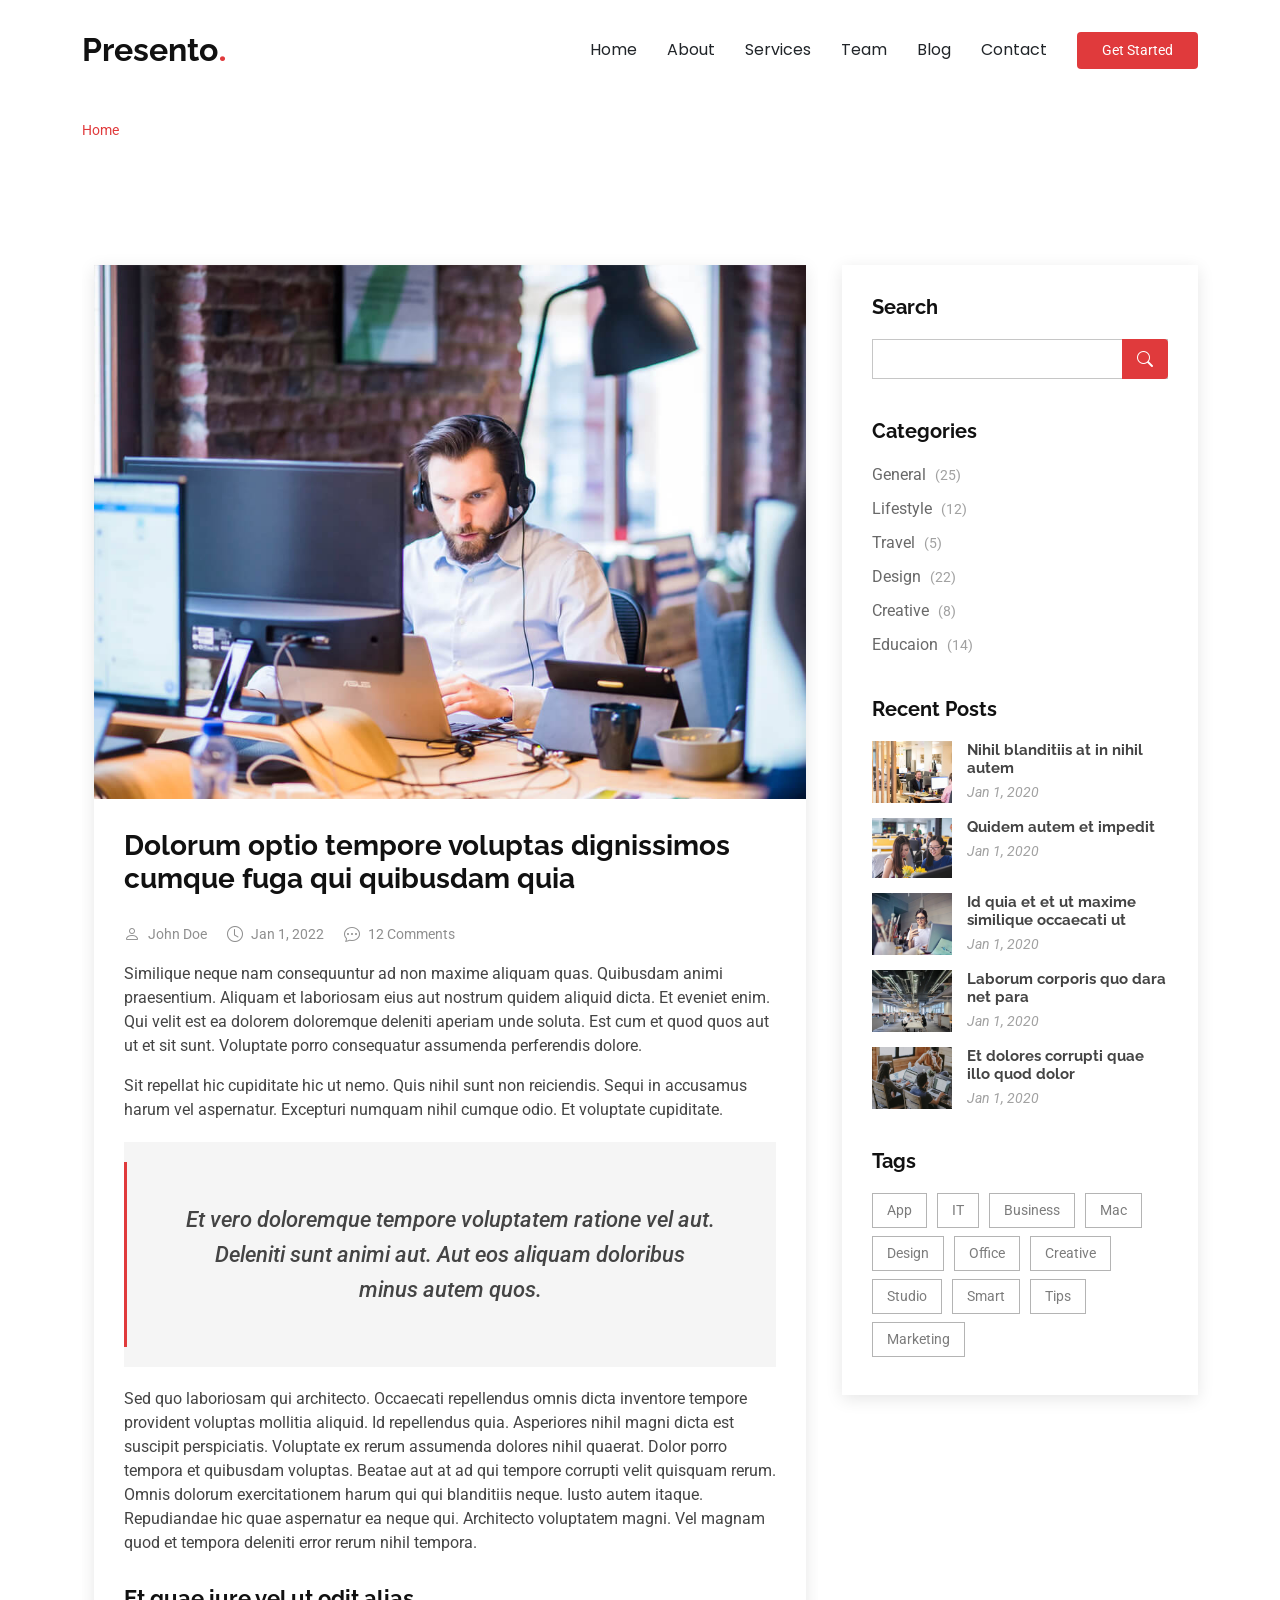
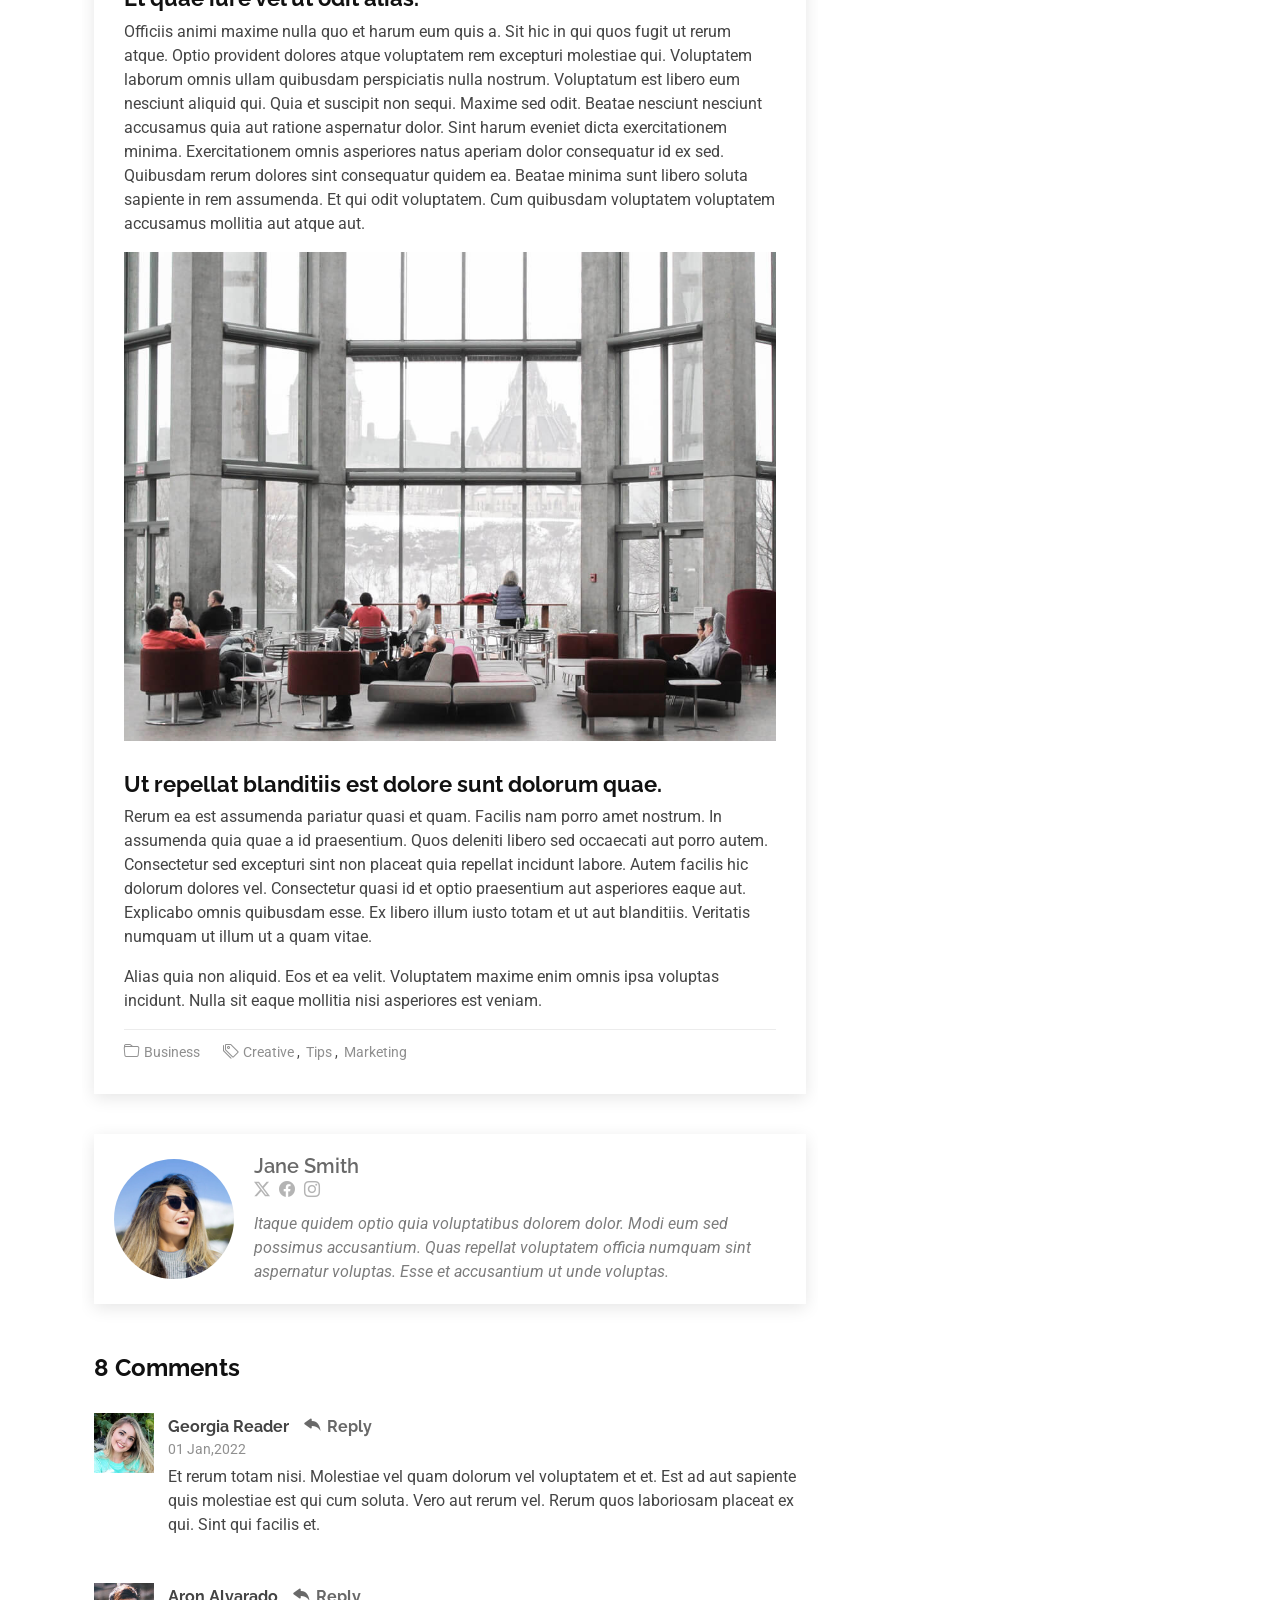
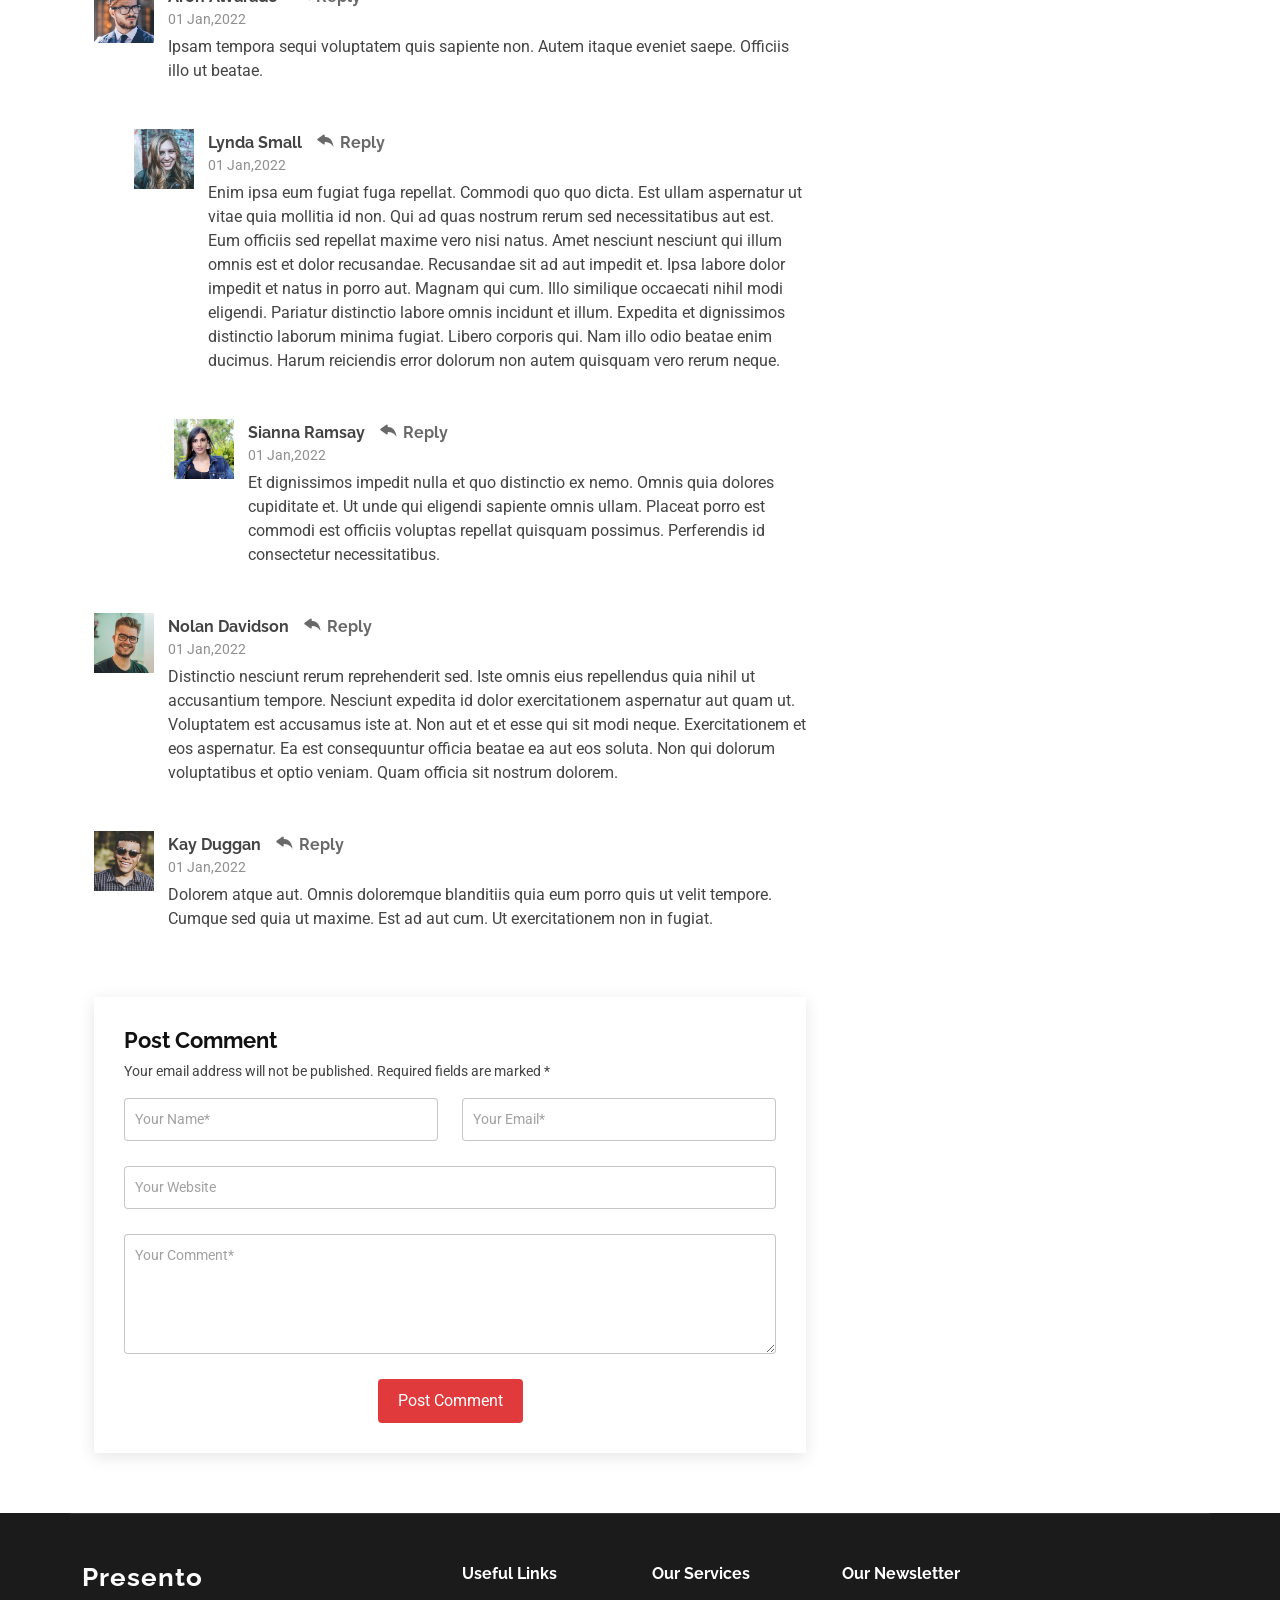
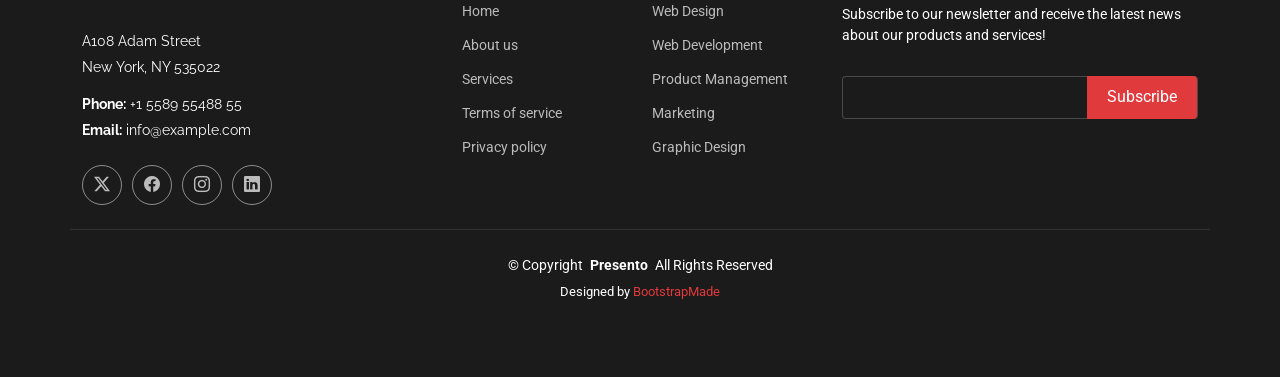
<file: blog-details.html>
<!DOCTYPE html>
<html lang="en">

<head>
  <meta charset="utf-8">
  <meta content="width=device-width, initial-scale=1.0" name="viewport">
  <title>Blog Details - Presento Bootstrap Template</title>
  <meta content="" name="description">
  <meta content="" name="keywords">

  <!-- Favicons -->
  <link href="assets/img/favicon.png" rel="icon">
  <link href="assets/img/apple-touch-icon.png" rel="apple-touch-icon">

  <!-- Fonts -->
  <link href="https://fonts.googleapis.com" rel="preconnect">
  <link href="https://fonts.gstatic.com" rel="preconnect" crossorigin>
  <link href="https://fonts.googleapis.com/css2?family=Roboto:ital,wght@0,100;0,300;0,400;0,500;0,700;0,900;1,100;1,300;1,400;1,500;1,700;1,900&family=Poppins:ital,wght@0,100;0,200;0,300;0,400;0,500;0,600;0,700;0,800;0,900;1,100;1,200;1,300;1,400;1,500;1,600;1,700;1,800;1,900&family=Raleway:ital,wght@0,100;0,200;0,300;0,400;0,500;0,600;0,700;0,800;0,900;1,100;1,200;1,300;1,400;1,500;1,600;1,700;1,800;1,900&display=swap" rel="stylesheet">

  <!-- Vendor CSS Files -->
  <link href="assets/vendor/bootstrap/css/bootstrap.min.css" rel="stylesheet">
  <link href="assets/vendor/bootstrap-icons/bootstrap-icons.css" rel="stylesheet">
  <link href="assets/vendor/aos/aos.css" rel="stylesheet">
  <link href="assets/vendor/glightbox/css/glightbox.min.css" rel="stylesheet">
  <link href="assets/vendor/swiper/swiper-bundle.min.css" rel="stylesheet">

  <!-- Main CSS File -->
  <link href="assets/css/main.css" rel="stylesheet">

</head>

<body class="blog-details-page">

  <header id="header" class="header d-flex align-items-center sticky-top">
    <div class="container-fluid container-xl position-relative d-flex align-items-center">

      <a href="index.html" class="logo d-flex align-items-center me-auto">
        <!-- Uncomment the line below if you also wish to use an image logo -->
        <!-- <img src="assets/img/logo.png" alt=""> -->
        <h1 class="sitename">Presento</h1>
        <span>.</span>
      </a>

      <nav id="navmenu" class="navmenu">
        <ul>
          <li><a href="#hero">Home<br></a></li>
          <li><a href="#about">About</a></li>
          <li><a href="#services">Services</a></li>
          <!-- <li><a href="#portfolio">Portfolio</a></li> -->
          <li><a href="#team">Team</a></li>
          <li><a href="blog.html">Blog</a></li>
          <!-- <li class="dropdown"><a href="#"><span>Dropdown</span> <i class="bi bi-chevron-down toggle-dropdown"></i></a>
            <ul>
              <li><a href="#">Dropdown 1</a></li>
              <li class="dropdown"><a href="#"><span>Deep Dropdown</span> <i class="bi bi-chevron-down toggle-dropdown"></i></a>
                <ul>
                  <li><a href="#">Deep Dropdown 1</a></li>
                  <li><a href="#">Deep Dropdown 2</a></li>
                  <li><a href="#">Deep Dropdown 3</a></li>
                  <li><a href="#">Deep Dropdown 4</a></li>
                  <li><a href="#">Deep Dropdown 5</a></li>
                </ul>
              </li>
              <li><a href="#">Dropdown 2</a></li>
              <li><a href="#">Dropdown 3</a></li>
              <li><a href="#">Dropdown 4</a></li>
            </ul>
          </li> -->
          <li><a href="#contact">Contact</a></li>
        </ul>
        <i class="mobile-nav-toggle d-xl-none bi bi-list"></i>
      </nav>

      <a class="btn-getstarted" href="index.html#about">Get Started</a>

    </div>
  </header>

  <main class="main">

    <!-- Page Title -->
    <div class="page-title dark-background">
      <div class="container">
        <nav class="breadcrumbs">
          <ol>
            <li><a href="index.html">Home</a></li>
            <li class="current">Blog Details</li>
          </ol>
        </nav>
        <h1>Blog Details</h1>
      </div>
    </div><!-- End Page Title -->

    <div class="container">
      <div class="row">

        <div class="col-lg-8">

          <!-- Blog Details Section -->
          <section id="blog-details" class="blog-details section">
            <div class="container">

              <article class="article">

                <div class="post-img">
                  <img src="assets/img/blog/blog-1.jpg" alt="" class="img-fluid">
                </div>

                <h2 class="title">Dolorum optio tempore voluptas dignissimos cumque fuga qui quibusdam quia</h2>

                <div class="meta-top">
                  <ul>
                    <li class="d-flex align-items-center"><i class="bi bi-person"></i> <a href="blog-details.html">John Doe</a></li>
                    <li class="d-flex align-items-center"><i class="bi bi-clock"></i> <a href="blog-details.html"><time datetime="2020-01-01">Jan 1, 2022</time></a></li>
                    <li class="d-flex align-items-center"><i class="bi bi-chat-dots"></i> <a href="blog-details.html">12 Comments</a></li>
                  </ul>
                </div><!-- End meta top -->

                <div class="content">
                  <p>
                    Similique neque nam consequuntur ad non maxime aliquam quas. Quibusdam animi praesentium. Aliquam et laboriosam eius aut nostrum quidem aliquid dicta.
                    Et eveniet enim. Qui velit est ea dolorem doloremque deleniti aperiam unde soluta. Est cum et quod quos aut ut et sit sunt. Voluptate porro consequatur assumenda perferendis dolore.
                  </p>

                  <p>
                    Sit repellat hic cupiditate hic ut nemo. Quis nihil sunt non reiciendis. Sequi in accusamus harum vel aspernatur. Excepturi numquam nihil cumque odio. Et voluptate cupiditate.
                  </p>

                  <blockquote>
                    <p>
                      Et vero doloremque tempore voluptatem ratione vel aut. Deleniti sunt animi aut. Aut eos aliquam doloribus minus autem quos.
                    </p>
                  </blockquote>

                  <p>
                    Sed quo laboriosam qui architecto. Occaecati repellendus omnis dicta inventore tempore provident voluptas mollitia aliquid. Id repellendus quia. Asperiores nihil magni dicta est suscipit perspiciatis. Voluptate ex rerum assumenda dolores nihil quaerat.
                    Dolor porro tempora et quibusdam voluptas. Beatae aut at ad qui tempore corrupti velit quisquam rerum. Omnis dolorum exercitationem harum qui qui blanditiis neque.
                    Iusto autem itaque. Repudiandae hic quae aspernatur ea neque qui. Architecto voluptatem magni. Vel magnam quod et tempora deleniti error rerum nihil tempora.
                  </p>

                  <h3>Et quae iure vel ut odit alias.</h3>
                  <p>
                    Officiis animi maxime nulla quo et harum eum quis a. Sit hic in qui quos fugit ut rerum atque. Optio provident dolores atque voluptatem rem excepturi molestiae qui. Voluptatem laborum omnis ullam quibusdam perspiciatis nulla nostrum. Voluptatum est libero eum nesciunt aliquid qui.
                    Quia et suscipit non sequi. Maxime sed odit. Beatae nesciunt nesciunt accusamus quia aut ratione aspernatur dolor. Sint harum eveniet dicta exercitationem minima. Exercitationem omnis asperiores natus aperiam dolor consequatur id ex sed. Quibusdam rerum dolores sint consequatur quidem ea.
                    Beatae minima sunt libero soluta sapiente in rem assumenda. Et qui odit voluptatem. Cum quibusdam voluptatem voluptatem accusamus mollitia aut atque aut.
                  </p>
                  <img src="assets/img/blog/blog-inside-post.jpg" class="img-fluid" alt="">

                  <h3>Ut repellat blanditiis est dolore sunt dolorum quae.</h3>
                  <p>
                    Rerum ea est assumenda pariatur quasi et quam. Facilis nam porro amet nostrum. In assumenda quia quae a id praesentium. Quos deleniti libero sed occaecati aut porro autem. Consectetur sed excepturi sint non placeat quia repellat incidunt labore. Autem facilis hic dolorum dolores vel.
                    Consectetur quasi id et optio praesentium aut asperiores eaque aut. Explicabo omnis quibusdam esse. Ex libero illum iusto totam et ut aut blanditiis. Veritatis numquam ut illum ut a quam vitae.
                  </p>
                  <p>
                    Alias quia non aliquid. Eos et ea velit. Voluptatem maxime enim omnis ipsa voluptas incidunt. Nulla sit eaque mollitia nisi asperiores est veniam.
                  </p>

                </div><!-- End post content -->

                <div class="meta-bottom">
                  <i class="bi bi-folder"></i>
                  <ul class="cats">
                    <li><a href="#">Business</a></li>
                  </ul>

                  <i class="bi bi-tags"></i>
                  <ul class="tags">
                    <li><a href="#">Creative</a></li>
                    <li><a href="#">Tips</a></li>
                    <li><a href="#">Marketing</a></li>
                  </ul>
                </div><!-- End meta bottom -->

              </article>

            </div>
          </section><!-- /Blog Details Section -->

          <!-- Blog Author Section -->
          <section id="blog-author" class="blog-author section">

            <div class="container">
              <div class="author-container d-flex align-items-center">
                <img src="assets/img/blog/blog-author.jpg" class="rounded-circle flex-shrink-0" alt="">
                <div>
                  <h4>Jane Smith</h4>
                  <div class="social-links">
                    <a href="https://x.com/#"><i class="bi bi-twitter-x"></i></a>
                    <a href="https://facebook.com/#"><i class="bi bi-facebook"></i></a>
                    <a href="https://instagram.com/#"><i class="biu bi-instagram"></i></a>
                  </div>
                  <p>
                    Itaque quidem optio quia voluptatibus dolorem dolor. Modi eum sed possimus accusantium. Quas repellat voluptatem officia numquam sint aspernatur voluptas. Esse et accusantium ut unde voluptas.
                  </p>
                </div>
              </div>
            </div>

          </section><!-- /Blog Author Section -->

          <!-- Blog Comments Section -->
          <section id="blog-comments" class="blog-comments section">

            <div class="container">

              <h4 class="comments-count">8 Comments</h4>

              <div id="comment-1" class="comment">
                <div class="d-flex">
                  <div class="comment-img"><img src="assets/img/blog/comments-1.jpg" alt=""></div>
                  <div>
                    <h5><a href="">Georgia Reader</a> <a href="#" class="reply"><i class="bi bi-reply-fill"></i> Reply</a></h5>
                    <time datetime="2020-01-01">01 Jan,2022</time>
                    <p>
                      Et rerum totam nisi. Molestiae vel quam dolorum vel voluptatem et et. Est ad aut sapiente quis molestiae est qui cum soluta.
                      Vero aut rerum vel. Rerum quos laboriosam placeat ex qui. Sint qui facilis et.
                    </p>
                  </div>
                </div>
              </div><!-- End comment #1 -->

              <div id="comment-2" class="comment">
                <div class="d-flex">
                  <div class="comment-img"><img src="assets/img/blog/comments-2.jpg" alt=""></div>
                  <div>
                    <h5><a href="">Aron Alvarado</a> <a href="#" class="reply"><i class="bi bi-reply-fill"></i> Reply</a></h5>
                    <time datetime="2020-01-01">01 Jan,2022</time>
                    <p>
                      Ipsam tempora sequi voluptatem quis sapiente non. Autem itaque eveniet saepe. Officiis illo ut beatae.
                    </p>
                  </div>
                </div>

                <div id="comment-reply-1" class="comment comment-reply">
                  <div class="d-flex">
                    <div class="comment-img"><img src="assets/img/blog/comments-3.jpg" alt=""></div>
                    <div>
                      <h5><a href="">Lynda Small</a> <a href="#" class="reply"><i class="bi bi-reply-fill"></i> Reply</a></h5>
                      <time datetime="2020-01-01">01 Jan,2022</time>
                      <p>
                        Enim ipsa eum fugiat fuga repellat. Commodi quo quo dicta. Est ullam aspernatur ut vitae quia mollitia id non. Qui ad quas nostrum rerum sed necessitatibus aut est. Eum officiis sed repellat maxime vero nisi natus. Amet nesciunt nesciunt qui illum omnis est et dolor recusandae.

                        Recusandae sit ad aut impedit et. Ipsa labore dolor impedit et natus in porro aut. Magnam qui cum. Illo similique occaecati nihil modi eligendi. Pariatur distinctio labore omnis incidunt et illum. Expedita et dignissimos distinctio laborum minima fugiat.

                        Libero corporis qui. Nam illo odio beatae enim ducimus. Harum reiciendis error dolorum non autem quisquam vero rerum neque.
                      </p>
                    </div>
                  </div>

                  <div id="comment-reply-2" class="comment comment-reply">
                    <div class="d-flex">
                      <div class="comment-img"><img src="assets/img/blog/comments-4.jpg" alt=""></div>
                      <div>
                        <h5><a href="">Sianna Ramsay</a> <a href="#" class="reply"><i class="bi bi-reply-fill"></i> Reply</a></h5>
                        <time datetime="2020-01-01">01 Jan,2022</time>
                        <p>
                          Et dignissimos impedit nulla et quo distinctio ex nemo. Omnis quia dolores cupiditate et. Ut unde qui eligendi sapiente omnis ullam. Placeat porro est commodi est officiis voluptas repellat quisquam possimus. Perferendis id consectetur necessitatibus.
                        </p>
                      </div>
                    </div>

                  </div><!-- End comment reply #2-->

                </div><!-- End comment reply #1-->

              </div><!-- End comment #2-->

              <div id="comment-3" class="comment">
                <div class="d-flex">
                  <div class="comment-img"><img src="assets/img/blog/comments-5.jpg" alt=""></div>
                  <div>
                    <h5><a href="">Nolan Davidson</a> <a href="#" class="reply"><i class="bi bi-reply-fill"></i> Reply</a></h5>
                    <time datetime="2020-01-01">01 Jan,2022</time>
                    <p>
                      Distinctio nesciunt rerum reprehenderit sed. Iste omnis eius repellendus quia nihil ut accusantium tempore. Nesciunt expedita id dolor exercitationem aspernatur aut quam ut. Voluptatem est accusamus iste at.
                      Non aut et et esse qui sit modi neque. Exercitationem et eos aspernatur. Ea est consequuntur officia beatae ea aut eos soluta. Non qui dolorum voluptatibus et optio veniam. Quam officia sit nostrum dolorem.
                    </p>
                  </div>
                </div>

              </div><!-- End comment #3 -->

              <div id="comment-4" class="comment">
                <div class="d-flex">
                  <div class="comment-img"><img src="assets/img/blog/comments-6.jpg" alt=""></div>
                  <div>
                    <h5><a href="">Kay Duggan</a> <a href="#" class="reply"><i class="bi bi-reply-fill"></i> Reply</a></h5>
                    <time datetime="2020-01-01">01 Jan,2022</time>
                    <p>
                      Dolorem atque aut. Omnis doloremque blanditiis quia eum porro quis ut velit tempore. Cumque sed quia ut maxime. Est ad aut cum. Ut exercitationem non in fugiat.
                    </p>
                  </div>
                </div>

              </div><!-- End comment #4 -->

            </div>

          </section><!-- /Blog Comments Section -->

          <!-- Comment Form Section -->
          <section id="comment-form" class="comment-form section">
            <div class="container">

              <form action="">

                <h4>Post Comment</h4>
                <p>Your email address will not be published. Required fields are marked * </p>
                <div class="row">
                  <div class="col-md-6 form-group">
                    <input name="name" type="text" class="form-control" placeholder="Your Name*">
                  </div>
                  <div class="col-md-6 form-group">
                    <input name="email" type="text" class="form-control" placeholder="Your Email*">
                  </div>
                </div>
                <div class="row">
                  <div class="col form-group">
                    <input name="website" type="text" class="form-control" placeholder="Your Website">
                  </div>
                </div>
                <div class="row">
                  <div class="col form-group">
                    <textarea name="comment" class="form-control" placeholder="Your Comment*"></textarea>
                  </div>
                </div>

                <div class="text-center">
                  <button type="submit" class="btn btn-primary">Post Comment</button>
                </div>

              </form>

            </div>
          </section><!-- /Comment Form Section -->

        </div>

        <div class="col-lg-4 sidebar">

          <div class="widgets-container">

            <!-- Search Widget -->
            <div class="search-widget widget-item">

              <h3 class="widget-title">Search</h3>
              <form action="">
                <input type="text">
                <button type="submit" title="Search"><i class="bi bi-search"></i></button>
              </form>

            </div><!--/Search Widget -->

            <!-- Categories Widget -->
            <div class="categories-widget widget-item">

              <h3 class="widget-title">Categories</h3>
              <ul class="mt-3">
                <li><a href="#">General <span>(25)</span></a></li>
                <li><a href="#">Lifestyle <span>(12)</span></a></li>
                <li><a href="#">Travel <span>(5)</span></a></li>
                <li><a href="#">Design <span>(22)</span></a></li>
                <li><a href="#">Creative <span>(8)</span></a></li>
                <li><a href="#">Educaion <span>(14)</span></a></li>
              </ul>

            </div><!--/Categories Widget -->

            <!-- Recent Posts Widget -->
            <div class="recent-posts-widget widget-item">

              <h3 class="widget-title">Recent Posts</h3>

              <div class="post-item">
                <img src="assets/img/blog/blog-recent-1.jpg" alt="" class="flex-shrink-0">
                <div>
                  <h4><a href="blog-details.html">Nihil blanditiis at in nihil autem</a></h4>
                  <time datetime="2020-01-01">Jan 1, 2020</time>
                </div>
              </div><!-- End recent post item-->

              <div class="post-item">
                <img src="assets/img/blog/blog-recent-2.jpg" alt="" class="flex-shrink-0">
                <div>
                  <h4><a href="blog-details.html">Quidem autem et impedit</a></h4>
                  <time datetime="2020-01-01">Jan 1, 2020</time>
                </div>
              </div><!-- End recent post item-->

              <div class="post-item">
                <img src="assets/img/blog/blog-recent-3.jpg" alt="" class="flex-shrink-0">
                <div>
                  <h4><a href="blog-details.html">Id quia et et ut maxime similique occaecati ut</a></h4>
                  <time datetime="2020-01-01">Jan 1, 2020</time>
                </div>
              </div><!-- End recent post item-->

              <div class="post-item">
                <img src="assets/img/blog/blog-recent-4.jpg" alt="" class="flex-shrink-0">
                <div>
                  <h4><a href="blog-details.html">Laborum corporis quo dara net para</a></h4>
                  <time datetime="2020-01-01">Jan 1, 2020</time>
                </div>
              </div><!-- End recent post item-->

              <div class="post-item">
                <img src="assets/img/blog/blog-recent-5.jpg" alt="" class="flex-shrink-0">
                <div>
                  <h4><a href="blog-details.html">Et dolores corrupti quae illo quod dolor</a></h4>
                  <time datetime="2020-01-01">Jan 1, 2020</time>
                </div>
              </div><!-- End recent post item-->

            </div><!--/Recent Posts Widget -->

            <!-- Tags Widget -->
            <div class="tags-widget widget-item">

              <h3 class="widget-title">Tags</h3>
              <ul>
                <li><a href="#">App</a></li>
                <li><a href="#">IT</a></li>
                <li><a href="#">Business</a></li>
                <li><a href="#">Mac</a></li>
                <li><a href="#">Design</a></li>
                <li><a href="#">Office</a></li>
                <li><a href="#">Creative</a></li>
                <li><a href="#">Studio</a></li>
                <li><a href="#">Smart</a></li>
                <li><a href="#">Tips</a></li>
                <li><a href="#">Marketing</a></li>
              </ul>

            </div><!--/Tags Widget -->

          </div>

        </div>

      </div>
    </div>

  </main>

  <footer id="footer" class="footer dark-background">

    <div class="container footer-top">
      <div class="row gy-4">
        <div class="col-lg-4 col-md-6 footer-about">
          <a href="index.html" class="logo d-flex align-items-center">
            <span class="sitename">Presento</span>
          </a>
          <div class="footer-contact pt-3">
            <p>A108 Adam Street</p>
            <p>New York, NY 535022</p>
            <p class="mt-3"><strong>Phone:</strong> <span>+1 5589 55488 55</span></p>
            <p><strong>Email:</strong> <span>info@example.com</span></p>
          </div>
          <div class="social-links d-flex mt-4">
            <a href=""><i class="bi bi-twitter-x"></i></a>
            <a href=""><i class="bi bi-facebook"></i></a>
            <a href=""><i class="bi bi-instagram"></i></a>
            <a href=""><i class="bi bi-linkedin"></i></a>
          </div>
        </div>

        <div class="col-lg-2 col-md-3 footer-links">
          <h4>Useful Links</h4>
          <ul>
            <li><a href="#">Home</a></li>
            <li><a href="#">About us</a></li>
            <li><a href="#">Services</a></li>
            <li><a href="#">Terms of service</a></li>
            <li><a href="#">Privacy policy</a></li>
          </ul>
        </div>

        <div class="col-lg-2 col-md-3 footer-links">
          <h4>Our Services</h4>
          <ul>
            <li><a href="#">Web Design</a></li>
            <li><a href="#">Web Development</a></li>
            <li><a href="#">Product Management</a></li>
            <li><a href="#">Marketing</a></li>
            <li><a href="#">Graphic Design</a></li>
          </ul>
        </div>

        <div class="col-lg-4 col-md-12 footer-newsletter">
          <h4>Our Newsletter</h4>
          <p>Subscribe to our newsletter and receive the latest news about our products and services!</p>
          <form action="forms/newsletter.php" method="post" class="php-email-form">
            <div class="newsletter-form"><input type="email" name="email"><input type="submit" value="Subscribe"></div>
            <div class="loading">Loading</div>
            <div class="error-message"></div>
            <div class="sent-message">Your subscription request has been sent. Thank you!</div>
          </form>
        </div>

      </div>
    </div>

    <div class="container copyright text-center mt-4">
      <p>© <span>Copyright</span> <strong class="px-1 sitename">Presento</strong> <span>All Rights Reserved</span></p>
      <div class="credits">
        <!-- All the links in the footer should remain intact. -->
        <!-- You can delete the links only if you've purchased the pro version. -->
        <!-- Licensing information: https://bootstrapmade.com/license/ -->
        <!-- Purchase the pro version with working PHP/AJAX contact form: [buy-url] -->
        Designed by <a href="https://bootstrapmade.com/">BootstrapMade</a>
      </div>
    </div>

  </footer>

  <!-- Scroll Top -->
  <a href="#" id="scroll-top" class="scroll-top d-flex align-items-center justify-content-center"><i class="bi bi-arrow-up-short"></i></a>

  <!-- Vendor JS Files -->
  <script src="assets/vendor/bootstrap/js/bootstrap.bundle.min.js"></script>
  <script src="assets/vendor/php-email-form/validate.js"></script>
  <script src="assets/vendor/aos/aos.js"></script>
  <script src="assets/vendor/glightbox/js/glightbox.min.js"></script>
  <script src="assets/vendor/swiper/swiper-bundle.min.js"></script>
  <script src="assets/vendor/purecounter/purecounter_vanilla.js"></script>
  <script src="assets/vendor/imagesloaded/imagesloaded.pkgd.min.js"></script>
  <script src="assets/vendor/isotope-layout/isotope.pkgd.min.js"></script>

  <!-- Main JS File -->
  <script src="assets/js/main.js"></script>

</body>

</html>
</file>
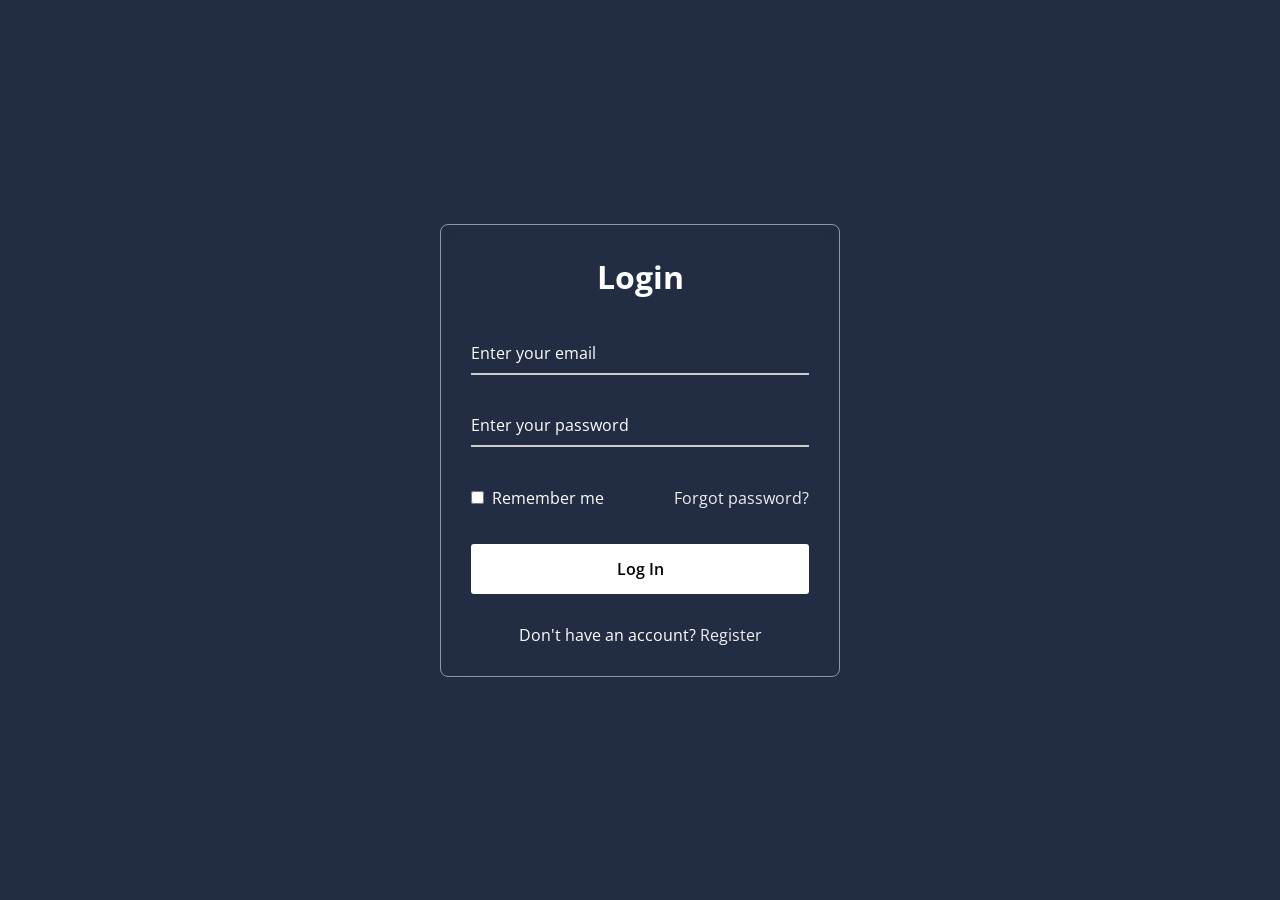
<file: login.html>
<!DOCTYPE html>
<!-- Coding By CodingNepal - www.codingnepalweb.com -->
<html>
<head>
  <meta charset="UTF-8">
  <meta name="viewport" content="width=device-width, initial-scale=1.0">
  <title>Login Here</title>
 <style>

@import url("https://fonts.googleapis.com/css2?family=Open+Sans:wght@200;300;400;500;600;700&display=swap");

* {
  margin: 0;
  padding: 0;
  box-sizing: border-box;
  font-family: "Open Sans", sans-serif;
}

body {
  display: flex;
  align-items: center;
  justify-content: center;
  min-height: 100vh;
  width: 100%;
  padding: 0 10px;
}

body::before {
  content: "";
  position: absolute;
  width: 100%;
  height: 100%;
  background:rgba(22,34,57,0.95);
  background-position: center;
  background-size: cover;
}

.wrapper {
  width: 400px;
  border-radius: 8px;
  padding: 30px;
  text-align: center;
  border: 1px solid rgba(255, 255, 255, 0.5);
  backdrop-filter: blur(8px);
  -webkit-backdrop-filter: blur(8px);
}

form {
  display: flex;
  flex-direction: column;
}

h2 {
  font-size: 2rem;
  margin-bottom: 20px;
  color: #fff;
}

.input-field {
  position: relative;
  border-bottom: 2px solid #ccc;
  margin: 15px 0;
}

.input-field label {
  position: absolute;
  top: 50%;
  left: 0;
  transform: translateY(-50%);
  color: #fff;
  font-size: 16px;
  pointer-events: none;
  transition: 0.15s ease;
}

.input-field input {
  width: 100%;
  height: 40px;
  background: transparent;
  border: none;
  outline: none;
  font-size: 16px;
  color: #fff;
}

.input-field input:focus~label,
.input-field input:valid~label {
  font-size: 0.8rem;
  top: 10px;
  transform: translateY(-120%);
}

.forget {
  display: flex;
  align-items: center;
  justify-content: space-between;
  margin: 25px 0 35px 0;
  color: #fff;
}

#remember {
  accent-color: #fff;
}

.forget label {
  display: flex;
  align-items: center;
}

.forget label p {
  margin-left: 8px;
}

.wrapper a {
  color: #efefef;
  text-decoration: none;
}

.wrapper a:hover {
  text-decoration: underline;
}

button {
  background: #fff;
  color: #000;
  font-weight: 600;
  border: none;
  padding: 12px 20px;
  cursor: pointer;
  border-radius: 3px;
  font-size: 16px;
  border: 2px solid transparent;
  transition: 0.3s ease;
}

button:hover {
  color: #fff;
  border-color: #fff;
  background: rgba(255, 255, 255, 0.15);
}

.register {
  text-align: center;
  margin-top: 30px;
  color: #fff;
}
    </style>
</head>
<body>
  <div class="wrapper">
    <form action="#">
      <h2>Login</h2>
        <div class="input-field">
        <input type="text" required>
        <label>Enter your email</label>
      </div>
      <div class="input-field">
        <input type="password" required>
        <label>Enter your password</label>
      </div>
      <div class="forget">
        <label for="remember">
          <input type="checkbox" id="remember">
          <p>Remember me</p>
        </label>
        <a href="#">Forgot password?</a>
      </div>
      <button type="submit">Log In</button>
      <div class="register">
        <p>Don't have an account? <a href="/register.html">Register</a></p>
      </div>
    </form>
  </div>
</body>
</html>
</file>
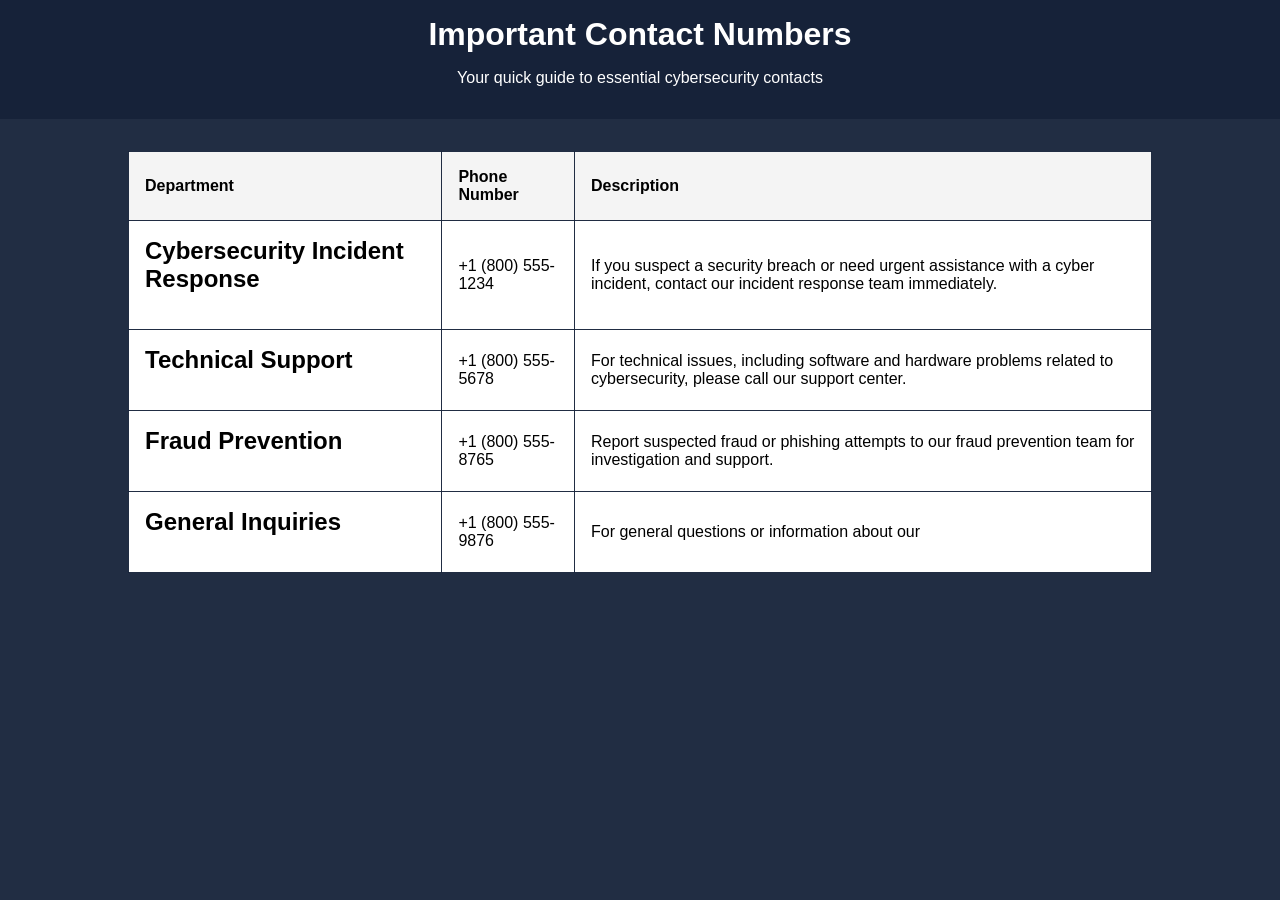
<file: numbers.html>
<!DOCTYPE html>
<html lang="en">
<head>
    <meta charset="UTF-8">
    <meta name="viewport" content="width=device-width, initial-scale=1.0">
    <title>Important Contact Numbers | Cybersecurity</title>
    <style>
        body {
            font-family: Arial, sans-serif;
            margin: 0;
            padding: 0;
            background-color: rgba(22,34,57,0.95);
        }
        header {
            background-color: rgba(22,34,57,0.95);
            color: #fff;
            padding: 1rem;
            text-align: center;
        }
        header h1 {
            margin: 0;
        }
        .container {
            width: 80%;
            margin: 0 auto;
            padding: 2rem;
        }
        table {
            width: 100%;
            border-collapse: collapse;
            background-color: #fff;
        }
        th, td {
            border: 1px solid rgba(22,34,57,0.95);
            padding: 1rem;
            text-align: left;
        }
        th {
            background-color: #f4f4f4;
        }
        td h2 {
            margin-top: 0;
        }
        footer {
            background-color: rgba(22,34,57,0.95);
            color: #fff;
            padding: 1rem;
            text-align: center;
        }
        footer a {
            color: #fff;
            text-decoration: none;
        }
        footer a:hover {
            text-decoration: underline;
        }
    </style>
</head>
<body>
    <header>
        <h1>Important Contact Numbers</h1>
        <p>Your quick guide to essential cybersecurity contacts</p>
    </header>
    
    <div class="container">
        <table>
            <thead>
                <tr>
                    <th>Department</th>
                    <th>Phone Number</th>
                    <th>Description</th>
                </tr>
            </thead>
            <tbody>
                <tr>
                    <td><h2>Cybersecurity Incident Response</h2></td>
                    <td>+1 (800) 555-1234</td>
                    <td>If you suspect a security breach or need urgent assistance with a cyber incident, contact our incident response team immediately.</td>
                </tr>
                <tr>
                    <td><h2>Technical Support</h2></td>
                    <td>+1 (800) 555-5678</td>
                    <td>For technical issues, including software and hardware problems related to cybersecurity, please call our support center.</td>
                </tr>
                <tr>
                    <td><h2>Fraud Prevention</h2></td>
                    <td>+1 (800) 555-8765</td>
                    <td>Report suspected fraud or phishing attempts to our fraud prevention team for investigation and support.</td>
                </tr>
                <tr>
                    <td><h2>General Inquiries</h2></td>
                    <td>+1 (800) 555-9876</td>
                    <td>For general questions or information about our
</file>
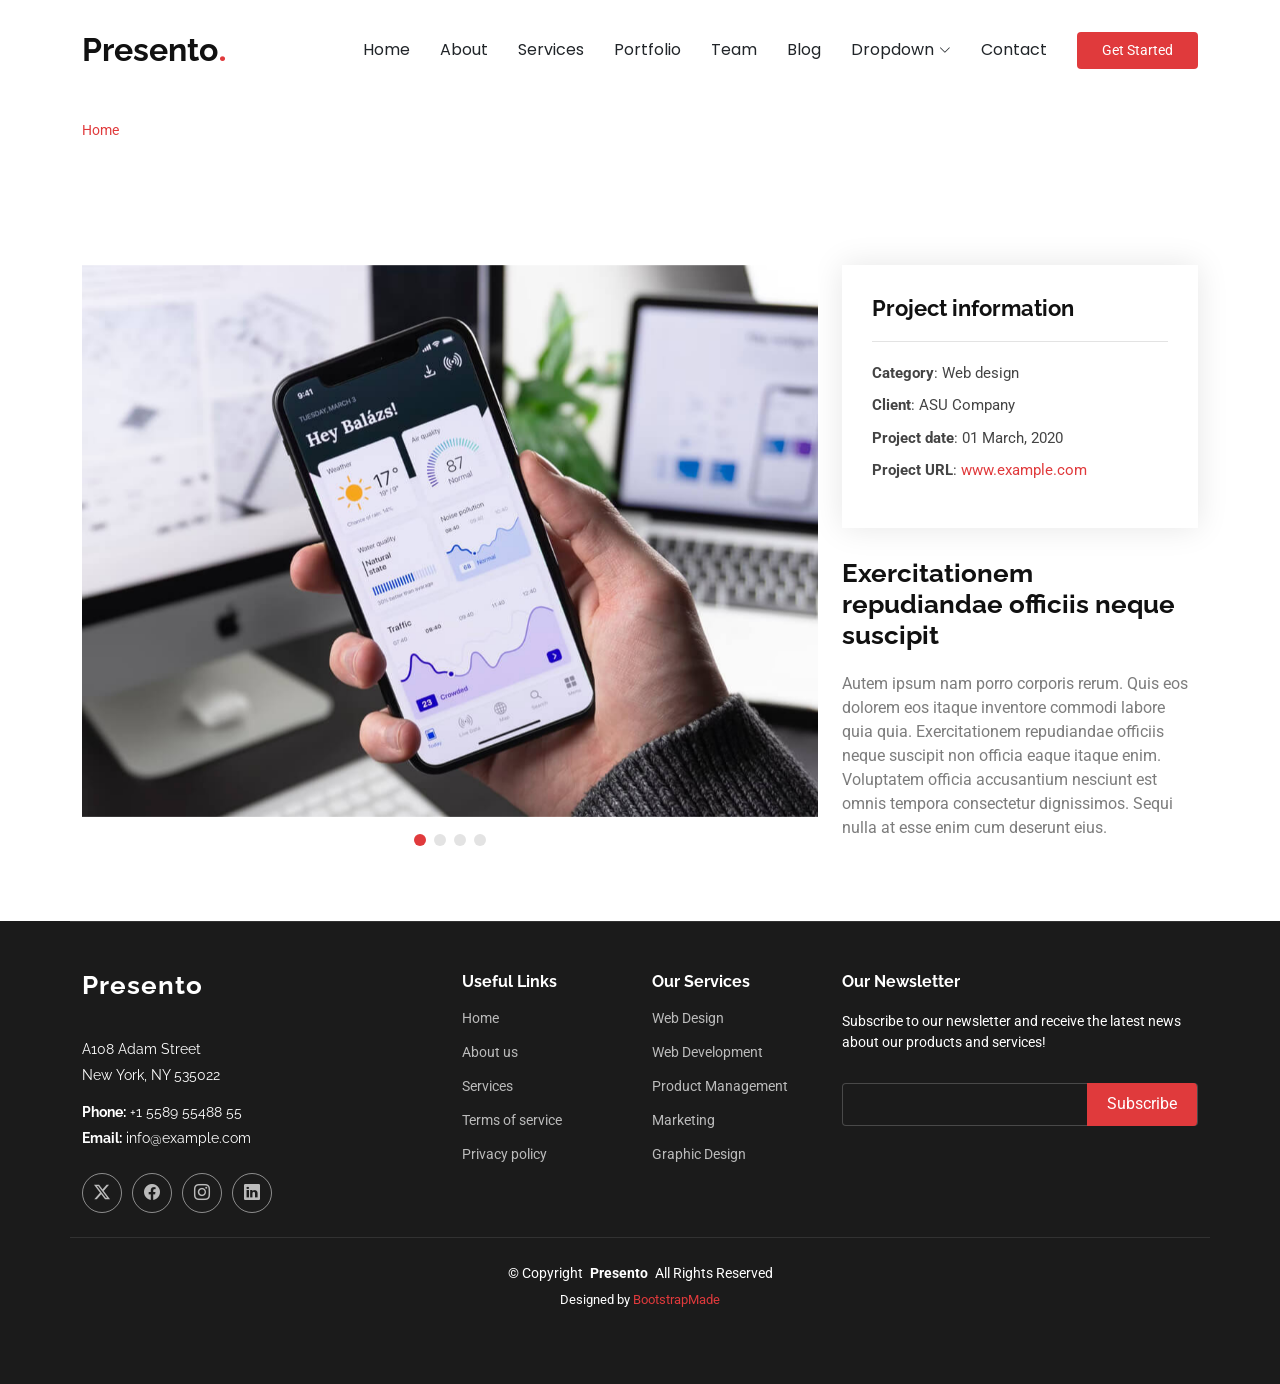
<file: portfolio-details.html>
<!DOCTYPE html>
<html lang="en">

<head>
  <meta charset="utf-8">
  <meta content="width=device-width, initial-scale=1.0" name="viewport">
  <title>Portfolio Details - Presento Bootstrap Template</title>
  <meta content="" name="description">
  <meta content="" name="keywords">

  <!-- Favicons -->
  <link href="assets/img/favicon.png" rel="icon">
  <link href="assets/img/apple-touch-icon.png" rel="apple-touch-icon">

  <!-- Fonts -->
  <link href="https://fonts.googleapis.com" rel="preconnect">
  <link href="https://fonts.gstatic.com" rel="preconnect" crossorigin>
  <link href="https://fonts.googleapis.com/css2?family=Roboto:ital,wght@0,100;0,300;0,400;0,500;0,700;0,900;1,100;1,300;1,400;1,500;1,700;1,900&family=Poppins:ital,wght@0,100;0,200;0,300;0,400;0,500;0,600;0,700;0,800;0,900;1,100;1,200;1,300;1,400;1,500;1,600;1,700;1,800;1,900&family=Raleway:ital,wght@0,100;0,200;0,300;0,400;0,500;0,600;0,700;0,800;0,900;1,100;1,200;1,300;1,400;1,500;1,600;1,700;1,800;1,900&display=swap" rel="stylesheet">

  <!-- Vendor CSS Files -->
  <link href="assets/vendor/bootstrap/css/bootstrap.min.css" rel="stylesheet">
  <link href="assets/vendor/bootstrap-icons/bootstrap-icons.css" rel="stylesheet">
  <link href="assets/vendor/aos/aos.css" rel="stylesheet">
  <link href="assets/vendor/glightbox/css/glightbox.min.css" rel="stylesheet">
  <link href="assets/vendor/swiper/swiper-bundle.min.css" rel="stylesheet">

  <!-- Main CSS File -->
  <link href="assets/css/main.css" rel="stylesheet">

  <!-- =======================================================
  * Template Name: Presento
  * Template URL: https://bootstrapmade.com/presento-bootstrap-corporate-template/
  * Updated: Jun 29 2024 with Bootstrap v5.3.3
  * Author: BootstrapMade.com
  * License: https://bootstrapmade.com/license/
  ======================================================== -->
</head>

<body class="portfolio-details-page">

  <header id="header" class="header d-flex align-items-center sticky-top">
    <div class="container-fluid container-xl position-relative d-flex align-items-center">

      <a href="index.html" class="logo d-flex align-items-center me-auto">
        <!-- Uncomment the line below if you also wish to use an image logo -->
        <!-- <img src="assets/img/logo.png" alt=""> -->
        <h1 class="sitename">Presento</h1>
        <span>.</span>
      </a>

      <nav id="navmenu" class="navmenu">
        <ul>
          <li><a href="#hero">Home<br></a></li>
          <li><a href="#about">About</a></li>
          <li><a href="#services">Services</a></li>
          <li><a href="#portfolio">Portfolio</a></li>
          <li><a href="#team">Team</a></li>
          <li><a href="blog.html">Blog</a></li>
          <li class="dropdown"><a href="#"><span>Dropdown</span> <i class="bi bi-chevron-down toggle-dropdown"></i></a>
            <ul>
              <li><a href="#">Dropdown 1</a></li>
              <li class="dropdown"><a href="#"><span>Deep Dropdown</span> <i class="bi bi-chevron-down toggle-dropdown"></i></a>
                <ul>
                  <li><a href="#">Deep Dropdown 1</a></li>
                  <li><a href="#">Deep Dropdown 2</a></li>
                  <li><a href="#">Deep Dropdown 3</a></li>
                  <li><a href="#">Deep Dropdown 4</a></li>
                  <li><a href="#">Deep Dropdown 5</a></li>
                </ul>
              </li>
              <li><a href="#">Dropdown 2</a></li>
              <li><a href="#">Dropdown 3</a></li>
              <li><a href="#">Dropdown 4</a></li>
            </ul>
          </li>
          <li><a href="#contact">Contact</a></li>
        </ul>
        <i class="mobile-nav-toggle d-xl-none bi bi-list"></i>
      </nav>

      <a class="btn-getstarted" href="index.html#about">Get Started</a>

    </div>
  </header>

  <main class="main">

    <!-- Page Title -->
    <div class="page-title dark-background">
      <div class="container">
        <nav class="breadcrumbs">
          <ol>
            <li><a href="index.html">Home</a></li>
            <li class="current">Portfolio Details</li>
          </ol>
        </nav>
        <h1>Portfolio Details</h1>
      </div>
    </div><!-- End Page Title -->

    <!-- Portfolio Details Section -->
    <section id="portfolio-details" class="portfolio-details section">

      <div class="container" data-aos="fade-up" data-aos-delay="100">

        <div class="row gy-4">

          <div class="col-lg-8">
            <div class="portfolio-details-slider swiper init-swiper">

              <script type="application/json" class="swiper-config">
                {
                  "loop": true,
                  "speed": 600,
                  "autoplay": {
                    "delay": 5000
                  },
                  "slidesPerView": "auto",
                  "pagination": {
                    "el": ".swiper-pagination",
                    "type": "bullets",
                    "clickable": true
                  }
                }
              </script>

              <div class="swiper-wrapper align-items-center">

                <div class="swiper-slide">
                  <img src="assets/img/portfolio/app-1.jpg" alt="">
                </div>

                <div class="swiper-slide">
                  <img src="assets/img/portfolio/product-1.jpg" alt="">
                </div>

                <div class="swiper-slide">
                  <img src="assets/img/portfolio/branding-1.jpg" alt="">
                </div>

                <div class="swiper-slide">
                  <img src="assets/img/portfolio/books-1.jpg" alt="">
                </div>

              </div>
              <div class="swiper-pagination"></div>
            </div>
          </div>

          <div class="col-lg-4">
            <div class="portfolio-info" data-aos="fade-up" data-aos-delay="200">
              <h3>Project information</h3>
              <ul>
                <li><strong>Category</strong>: Web design</li>
                <li><strong>Client</strong>: ASU Company</li>
                <li><strong>Project date</strong>: 01 March, 2020</li>
                <li><strong>Project URL</strong>: <a href="#">www.example.com</a></li>
              </ul>
            </div>
            <div class="portfolio-description" data-aos="fade-up" data-aos-delay="300">
              <h2>Exercitationem repudiandae officiis neque suscipit</h2>
              <p>
                Autem ipsum nam porro corporis rerum. Quis eos dolorem eos itaque inventore commodi labore quia quia. Exercitationem repudiandae officiis neque suscipit non officia eaque itaque enim. Voluptatem officia accusantium nesciunt est omnis tempora consectetur dignissimos. Sequi nulla at esse enim cum deserunt eius.
              </p>
            </div>
          </div>

        </div>

      </div>

    </section><!-- /Portfolio Details Section -->

  </main>

  <footer id="footer" class="footer dark-background">

    <div class="container footer-top">
      <div class="row gy-4">
        <div class="col-lg-4 col-md-6 footer-about">
          <a href="index.html" class="logo d-flex align-items-center">
            <span class="sitename">Presento</span>
          </a>
          <div class="footer-contact pt-3">
            <p>A108 Adam Street</p>
            <p>New York, NY 535022</p>
            <p class="mt-3"><strong>Phone:</strong> <span>+1 5589 55488 55</span></p>
            <p><strong>Email:</strong> <span>info@example.com</span></p>
          </div>
          <div class="social-links d-flex mt-4">
            <a href=""><i class="bi bi-twitter-x"></i></a>
            <a href=""><i class="bi bi-facebook"></i></a>
            <a href=""><i class="bi bi-instagram"></i></a>
            <a href=""><i class="bi bi-linkedin"></i></a>
          </div>
        </div>

        <div class="col-lg-2 col-md-3 footer-links">
          <h4>Useful Links</h4>
          <ul>
            <li><a href="#">Home</a></li>
            <li><a href="#">About us</a></li>
            <li><a href="#">Services</a></li>
            <li><a href="#">Terms of service</a></li>
            <li><a href="#">Privacy policy</a></li>
          </ul>
        </div>

        <div class="col-lg-2 col-md-3 footer-links">
          <h4>Our Services</h4>
          <ul>
            <li><a href="#">Web Design</a></li>
            <li><a href="#">Web Development</a></li>
            <li><a href="#">Product Management</a></li>
            <li><a href="#">Marketing</a></li>
            <li><a href="#">Graphic Design</a></li>
          </ul>
        </div>

        <div class="col-lg-4 col-md-12 footer-newsletter">
          <h4>Our Newsletter</h4>
          <p>Subscribe to our newsletter and receive the latest news about our products and services!</p>
          <form action="forms/newsletter.php" method="post" class="php-email-form">
            <div class="newsletter-form"><input type="email" name="email"><input type="submit" value="Subscribe"></div>
            <div class="loading">Loading</div>
            <div class="error-message"></div>
            <div class="sent-message">Your subscription request has been sent. Thank you!</div>
          </form>
        </div>

      </div>
    </div>

    <div class="container copyright text-center mt-4">
      <p>© <span>Copyright</span> <strong class="px-1 sitename">Presento</strong> <span>All Rights Reserved</span></p>
      <div class="credits">
        <!-- All the links in the footer should remain intact. -->
        <!-- You can delete the links only if you've purchased the pro version. -->
        <!-- Licensing information: https://bootstrapmade.com/license/ -->
        <!-- Purchase the pro version with working PHP/AJAX contact form: [buy-url] -->
        Designed by <a href="https://bootstrapmade.com/">BootstrapMade</a>
      </div>
    </div>

  </footer>

  <!-- Scroll Top -->
  <a href="#" id="scroll-top" class="scroll-top d-flex align-items-center justify-content-center"><i class="bi bi-arrow-up-short"></i></a>

  <!-- Vendor JS Files -->
  <script src="assets/vendor/bootstrap/js/bootstrap.bundle.min.js"></script>
  <script src="assets/vendor/php-email-form/validate.js"></script>
  <script src="assets/vendor/aos/aos.js"></script>
  <script src="assets/vendor/glightbox/js/glightbox.min.js"></script>
  <script src="assets/vendor/swiper/swiper-bundle.min.js"></script>
  <script src="assets/vendor/purecounter/purecounter_vanilla.js"></script>
  <script src="assets/vendor/imagesloaded/imagesloaded.pkgd.min.js"></script>
  <script src="assets/vendor/isotope-layout/isotope.pkgd.min.js"></script>

  <!-- Main JS File -->
  <script src="assets/js/main.js"></script>

</body>

</html>
</file>
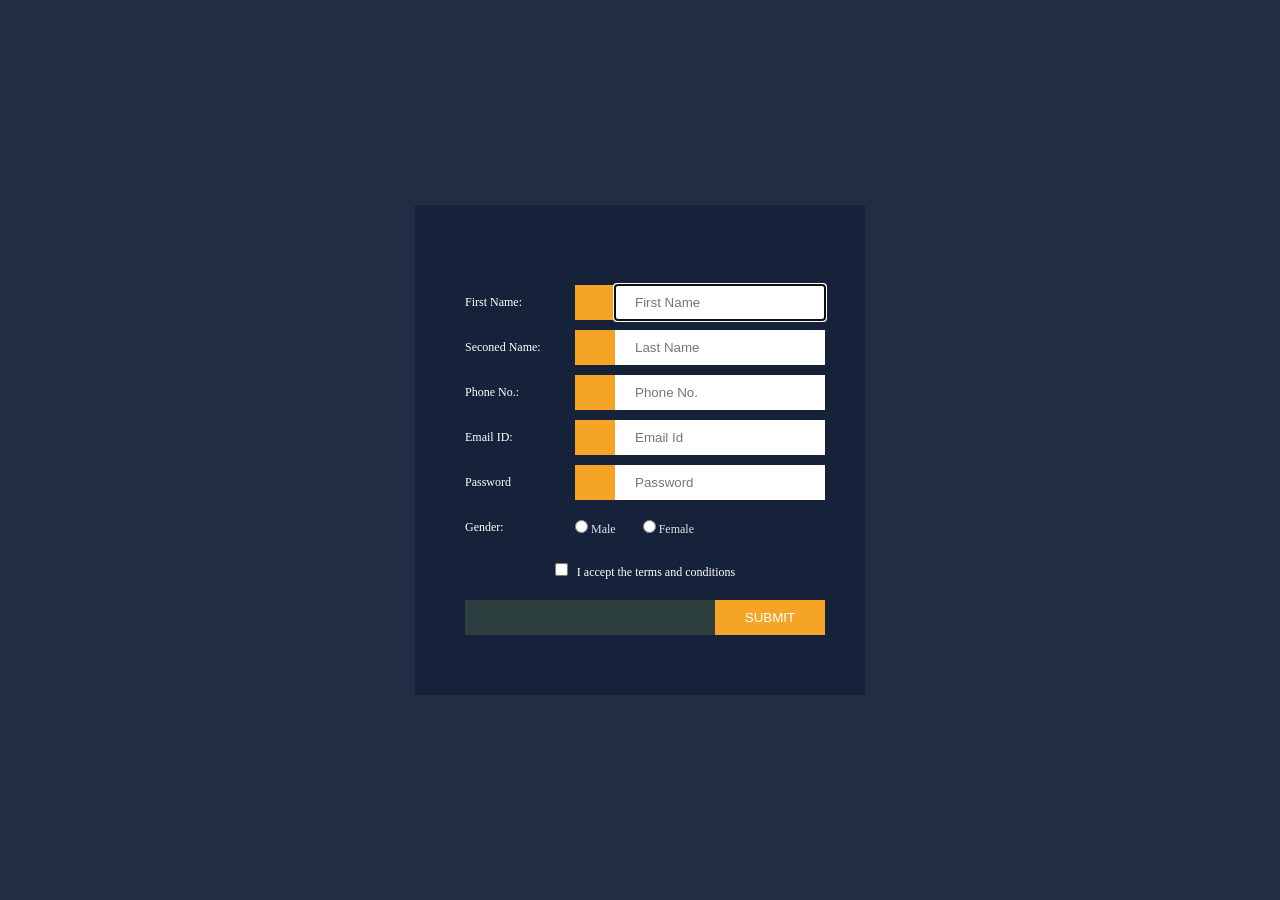
<file: register.html>
<!DOCTYPE html>
<!-- Coding By CodingNepal - www.codingnepalweb.com -->

    <html>
        <head>
          <meta charset="utf-8">
          <title>Registeration Form</title>
          <style>
            *{
	padding: 0;
	margin: 0;
}
body{
  background: rgba(22,34,57,0.95);
  background-size: cover;
}

.container{
	background: rgba(22,34,57,0.95);
	width: 350px;
	height: 400px;
	padding-bottom: 20px;
	position: absolute;
	top:50%;
	left: 50%;
	transform: translate(-50%, -50%);
	margin: auto;
  padding: 70px 50px 20px 50px;
}


.fl{
	float: left;
  width: 110px;
  line-height: 35px;
}

.fontLabel{
  color: white;
}

.fr{
	float: right;
}

.clr{
	clear: both;
}

.box{
	width: 360px;
	height: 35px;
	margin-top: 10px;
	font-family: verdana;
	font-size: 12px;
}

.textBox{
	height: 35px;
	width: 190px;
	border: none;
  padding-left: 20px;
}

.new{
  float: left;
}

.iconBox{
	height: 35px;
	width: 40px;
	line-height: 38px;
	text-align: center;
  background: #f5a425;
}

.radio{
	color: rgba(234, 236, 241, 0.95);
	background: rgba(22,34,57,0.95);
	line-height: 38px;
}

.terms{
	line-height: 35px;
	text-align: center;
	background: rgba(22,34,57,0.95);
	color: white;
}

.submit{
	float: right;
	border: none;
	color: white;
	width: 110px;
	height: 35px;
	background: #f5a425;
	text-transform: uppercase;
  cursor: pointer;
}




          </style>
        </head>
        <body>
          <!-- Body of Form starts -->
            <div class="container">
            <form method="post" autocomplete="on">
              <!--First name-->
                  <div class="box">
                <label for="firstName" class="fl fontLabel"> First Name: </label>
                      <div class="new iconBox">
                  <i class="fa fa-user" aria-hidden="true"></i>
                </div>
                      <div class="fr">
                              <input type="text" name="firstName" placeholder="First Name"
                    class="textBox" autofocus="on" required>
                      </div>
                      <div class="clr"></div>
                  </div>
                  <!--First name-->
      
      
              <!--Second name-->
                  <div class="box">
                <label for="secondName" class="fl fontLabel"> Seconed Name: </label>
                      <div class="fl iconBox"><i class="fa fa-user" aria-hidden="true"></i></div>
                      <div class="fr">
                              <input type="text" required name="secondName"
                    placeholder="Last Name" class="textBox">
                      </div>
                      <div class="clr"></div>
                  </div>
                  <!--Second name-->
      
      
                  <!---Phone No.------>
                  <div class="box">
                <label for="phone" class="fl fontLabel"> Phone No.: </label>
                      <div class="fl iconBox"><i class="fa fa-phone-square" aria-hidden="true"></i></div>
                      <div class="fr">
                              <input type="text" required name="phoneNo" maxlength="10" placeholder="Phone No." class="textBox">
                      </div>
                      <div class="clr"></div>
                  </div>
                  <!---Phone No.---->
      
      
                  <!---Email ID---->
                  <div class="box">
                <label for="email" class="fl fontLabel"> Email ID: </label>
                      <div class="fl iconBox"><i class="fa fa-envelope" aria-hidden="true"></i></div>
                      <div class="fr">
                              <input type="email" required name="email" placeholder="Email Id" class="textBox">
                      </div>
                      <div class="clr"></div>
                  </div>
                  <!--Email ID----->
      
      
                  <!---Password------>
                  <div class="box">
                <label for="password" class="fl fontLabel"> Password </label>
                      <div class="fl iconBox"><i class="fa fa-key" aria-hidden="true"></i></div>
                      <div class="fr">
                              <input type="Password" required name="password" placeholder="Password" class="textBox">
                      </div>
                      <div class="clr"></div>
                  </div>
                  <!---Password---->
      
                  <!---Gender----->
                  <div class="box radio">
                <label for="gender" class="fl fontLabel"> Gender: </label>
                          <input type="radio" name="Gender" value="Male" required> Male &nbsp; &nbsp; &nbsp; &nbsp;
                          <input type="radio" name="Gender" value="Female" required> Female
                  </div>
                  <!---Gender--->
      
      
                  <!--Terms and Conditions------>
                  <div class="box terms">
                          <input type="checkbox" name="Terms" required> &nbsp; I accept the terms and conditions
                  </div>
                  <!--Terms and Conditions------>
      
      
      
                  <!---Submit Button------>
                  <div class="box" style="background: #2d3e3f">
                          <input type="Submit" name="Submit" class="submit" value="SUBMIT">
                  </div>
                  <!---Submit Button----->
            </form>
        </div>
        <!--Body of Form ends--->
        </body>
      </html>
</file>
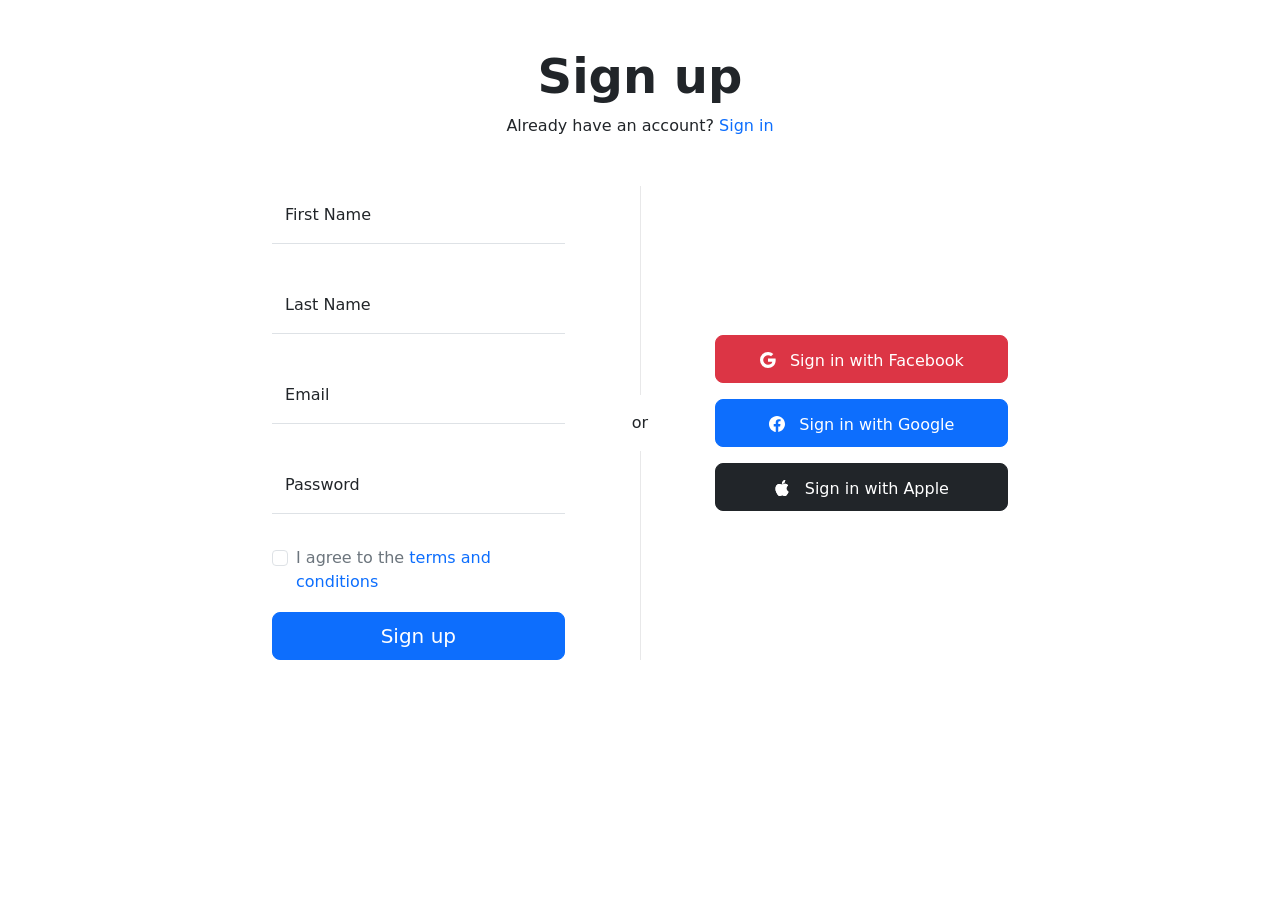
<file: registration.html>
<!DOCTYPE html>
<html lang="en">
<head>
    <link rel="stylesheet" href="https://unpkg.com/bootstrap@5.3.3/dist/css/bootstrap.min.css">
    <meta charset="UTF-8">
    <meta name="viewport" content="width=device-width, initial-scale=1.0">
    <title>Registration</title>
</head>
<body>
    <!-- Registration 11 - Bootstrap Brain Component -->
    
<section class="py-3 py-md-5 py-xl-8">
    <div class="container">
      <div class="row">
        <div class="col-12">
          <div class="mb-5">
            <h2 class="display-5 fw-bold text-center">Sign up</h2>
            <p class="text-center m-0">Already have an account? <a href="#!" class="link-primary text-decoration-none">Sign in</a></p>
          </div>
        </div>
      </div>
      <div class="row justify-content-center">
        <div class="col-12 col-lg-10 col-xl-8">
          <div class="row gy-5 justify-content-center">
            <div class="col-12 col-lg-5">
              <form action="#!">
                <div class="row gy-3 overflow-hidden">
                  <div class="col-12">
                    <div class="form-floating mb-3">
                      <input type="text" class="form-control border-0 border-bottom rounded-0" name="firstName" id="firstName" placeholder="First Name" required>
                      <label for="firstName" class="form-label">First Name</label>
                    </div>
                  </div>
                  <div class="col-12">
                    <div class="form-floating mb-3">
                      <input type="text" class="form-control border-0 border-bottom rounded-0" name="lastName" id="lastName" placeholder="Last Name" required>
                      <label for="lastName" class="form-label">Last Name</label>
                    </div>
                  </div>
                  <div class="col-12">
                    <div class="form-floating mb-3">
                      <input type="email" class="form-control border-0 border-bottom rounded-0" name="email" id="email" placeholder="name@example.com" required>
                      <label for="email" class="form-label">Email</label>
                    </div>
                  </div>
                  <div class="col-12">
                    <div class="form-floating mb-3">
                      <input type="password" class="form-control border-0 border-bottom rounded-0" name="password" id="password" value="" placeholder="Password" required>
                      <label for="password" class="form-label">Password</label>
                    </div>
                  </div>
                  <div class="col-12">
                    <div class="form-check">
                      <input class="form-check-input" type="checkbox" value="" name="iAgree" id="iAgree" required>
                      <label class="form-check-label text-secondary" for="iAgree">
                        I agree to the <a href="#!" class="link-primary text-decoration-none">terms and conditions</a>
                      </label>
                    </div>
                  </div>
                  <div class="col-12">
                    <div class="d-grid">
                      <button class="btn btn-primary btn-lg" type="submit">Sign up</button>
                    </div>
                  </div>
                </div>
              </form>
            </div>
            <div class="col-12 col-lg-2 d-flex align-items-center justify-content-center gap-3 flex-lg-column">
              <div class="bg-dark h-100 d-none d-lg-block" style="width: 1px; --bs-bg-opacity: .1;"></div>
              <div class="bg-dark w-100 d-lg-none" style="height: 1px; --bs-bg-opacity: .1;"></div>
              <div>or</div>
              <div class="bg-dark h-100 d-none d-lg-block" style="width: 1px; --bs-bg-opacity: .1;"></div>
              <div class="bg-dark w-100 d-lg-none" style="height: 1px; --bs-bg-opacity: .1;"></div>
            </div>
            <div class="col-12 col-lg-5 d-flex align-items-center">
              <div class="d-flex gap-3 flex-column w-100 ">
                <a href="#!" class="btn btn-lg btn-danger">
                  <svg xmlns="http://www.w3.org/2000/svg" width="16" height="16" fill="currentColor" class="bi bi-google" viewBox="0 0 16 16">
                    <path d="M15.545 6.558a9.42 9.42 0 0 1 .139 1.626c0 2.434-.87 4.492-2.384 5.885h.002C11.978 15.292 10.158 16 8 16A8 8 0 1 1 8 0a7.689 7.689 0 0 1 5.352 2.082l-2.284 2.284A4.347 4.347 0 0 0 8 3.166c-2.087 0-3.86 1.408-4.492 3.304a4.792 4.792 0 0 0 0 3.063h.003c.635 1.893 2.405 3.301 4.492 3.301 1.078 0 2.004-.276 2.722-.764h-.003a3.702 3.702 0 0 0 1.599-2.431H8v-3.08h7.545z" />
                  </svg>
                  
                  <span class="ms-2 fs-6">Sign in with Facebook</span>
                </a>
                <a href="#!" class="btn btn-lg btn-primary" id="mySignin" onclick="login()">
                  <svg xmlns="http://www.w3.org/2000/svg" width="16" height="16" fill="currentColor" class="bi bi-facebook" viewBox="0 0 16 16">
                    <path d="M16 8.049c0-4.446-3.582-8.05-8-8.05C3.58 0-.002 3.603-.002 8.05c0 4.017 2.926 7.347 6.75 7.951v-5.625h-2.03V8.05H6.75V6.275c0-2.017 1.195-3.131 3.022-3.131.876 0 1.791.157 1.791.157v1.98h-1.009c-.993 0-1.303.621-1.303 1.258v1.51h2.218l-.354 2.326H9.25V16c3.824-.604 6.75-3.934 6.75-7.951z" />
                  </svg>
                  <span class="ms-2 fs-6">Sign in with Google</span>
                </a>
                <a href="#!" class="btn btn-lg btn-dark">
                  <svg xmlns="http://www.w3.org/2000/svg" width="16" height="16" fill="currentColor" class="bi bi-apple" viewBox="0 0 16 16">
                    <path d="M11.182.008C11.148-.03 9.923.023 8.857 1.18c-1.066 1.156-.902 2.482-.878 2.516.024.034 1.52.087 2.475-1.258.955-1.345.762-2.391.728-2.43Zm3.314 11.733c-.048-.096-2.325-1.234-2.113-3.422.212-2.189 1.675-2.789 1.698-2.854.023-.065-.597-.79-1.254-1.157a3.692 3.692 0 0 0-1.563-.434c-.108-.003-.483-.095-1.254.116-.508.139-1.653.589-1.968.607-.316.018-1.256-.522-2.267-.665-.647-.125-1.333.131-1.824.328-.49.196-1.422.754-2.074 2.237-.652 1.482-.311 3.83-.067 4.56.244.729.625 1.924 1.273 2.796.576.984 1.34 1.667 1.659 1.899.319.232 1.219.386 1.843.067.502-.308 1.408-.485 1.766-.472.357.013 1.061.154 1.782.539.571.197 1.111.115 1.652-.105.541-.221 1.324-1.059 2.238-2.758.347-.79.505-1.217.473-1.282Z" />
                    <path d="M11.182.008C11.148-.03 9.923.023 8.857 1.18c-1.066 1.156-.902 2.482-.878 2.516.024.034 1.52.087 2.475-1.258.955-1.345.762-2.391.728-2.43Zm3.314 11.733c-.048-.096-2.325-1.234-2.113-3.422.212-2.189 1.675-2.789 1.698-2.854.023-.065-.597-.79-1.254-1.157a3.692 3.692 0 0 0-1.563-.434c-.108-.003-.483-.095-1.254.116-.508.139-1.653.589-1.968.607-.316.018-1.256-.522-2.267-.665-.647-.125-1.333.131-1.824.328-.49.196-1.422.754-2.074 2.237-.652 1.482-.311 3.83-.067 4.56.244.729.625 1.924 1.273 2.796.576.984 1.34 1.667 1.659 1.899.319.232 1.219.386 1.843.067.502-.308 1.408-.485 1.766-.472.357.013 1.061.154 1.782.539.571.197 1.111.115 1.652-.105.541-.221 1.324-1.059 2.238-2.758.347-.79.505-1.217.473-1.282Z" />
                  </svg>
                  <span class="ms-2 fs-6">Sign in with Apple</span>
                </a>
              </div>
            </div>
          </div>
        </div>
      </div>
    </div>
   
  </section>
  <script type="text/javascript">
    function login() 
    {
      var myParams = {
        'clientid' : 'YOUR_CLIENT_ID.apps.googleusercontent.com',
        'cookiepolicy' : 'single_host_origin',
        'callback' : 'loginCallback',
        'approvalprompt':'force',
        'scope' : 'https://www.googleapis.com/auth/plus.login https://www.googleapis.com/auth/plus.profile.emails.read'
      };
      gapi.auth.signIn(myParams);
    }

    function loginCallback(result)
    {
        if(result['status']['signed_in'])
        {
            var request = gapi.client.plus.people.get(
            {
                'userId': 'me'
            });
            request.execute(function (resp)
            {
                /* console.log(resp);
                console.log(resp['id']); */
                var email = '';
                if(resp['emails'])
                {
                    for(i = 0; i < resp['emails'].length; i++)
                    {
                        if(resp['emails'][i]['type'] == 'account')
                        {
                            email = resp['emails'][i]['value'];//here is required email id
                        }
                    }
                }
               var usersname = resp['displayName'];//required name
            });
        }
    }
    function onLoadCallback()
    {
        gapi.client.setApiKey('YOUR_API_KEY');
        gapi.client.load('plus', 'v1',function(){});
    }

        </script>

    <script type="text/javascript">
          (function() {
           var po = document.createElement('script'); po.type = 'text/javascript'; po.async = true;
           po.src = 'https://apis.google.com/js/client.js?onload=onLoadCallback';
           var s = document.getElementsByTagName('script')[0]; s.parentNode.insertBefore(po, s);
         })();
    </script>
</body>
</html>
</file>
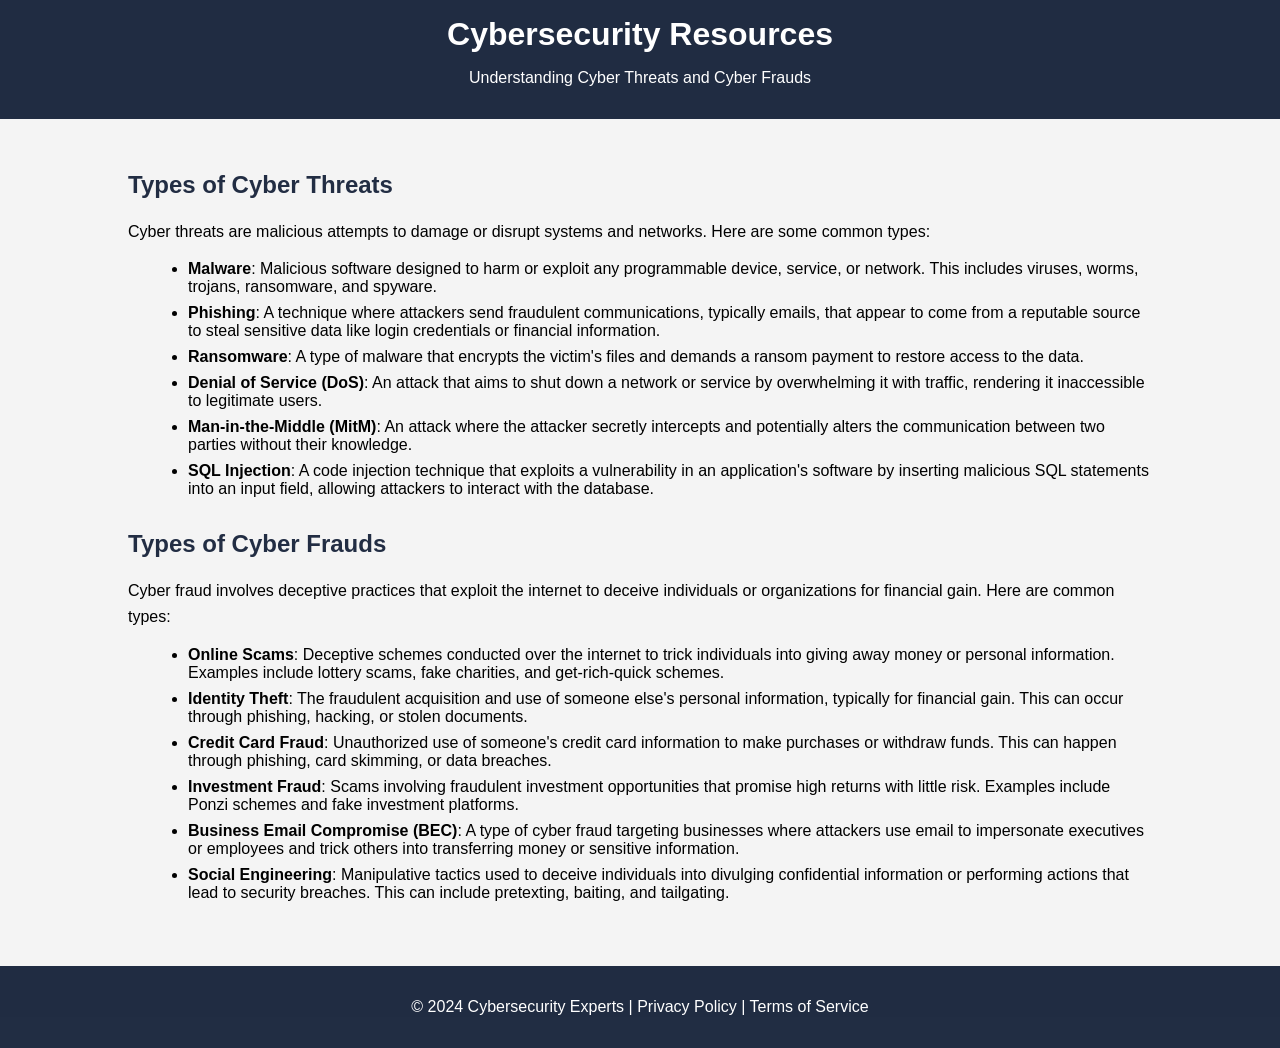
<file: resources.html>
<!DOCTYPE html>
<html lang="en">
<head>
    <meta charset="UTF-8">
    <meta name="viewport" content="width=device-width, initial-scale=1.0">
    <title>Cybersecurity Resources | Types of Cyber Threats and Frauds</title>
    <style>
        body {
            font-family: Arial, sans-serif;
            margin: 0;
            padding: 0;
            background-color: #f4f4f4;
        }
        header {
            background-color: rgba(22,34,57,0.95);
            color: #fff;
            padding: 1rem;
            text-align: center;
        }
        header h1 {
            margin: 0;
        }
        .container {
            width: 80%;
            margin: 0 auto;
            padding: 2rem;
        }
        h2 {
            color: rgba(22,34,57,0.95);
        }
        .section {
            margin-bottom: 2rem;
        }
        .section p {
            line-height: 1.6;
        }
        .section ul {
            list-style-type: disc;
            margin-left: 20px;
        }
        .section ul li {
            margin-bottom: 0.5rem;
        }
        footer {
            background-color: rgba(22,34,57,0.95);
            color: #fff;
            padding: 1rem;
            text-align: center;
        }
        footer a {
            color: #fff;
            text-decoration: none;
        }
        footer a:hover {
            text-decoration: underline;
        }
    </style>
</head>
<body>
    <header>
        <h1>Cybersecurity Resources</h1>
        <p>Understanding Cyber Threats and Cyber Frauds</p>
    </header>
    
    <div class="container">
        <div class="section">
            <h2>Types of Cyber Threats</h2>
            <p>Cyber threats are malicious attempts to damage or disrupt systems and networks. Here are some common types:</p>
            <ul>
                <li><strong>Malware</strong>: Malicious software designed to harm or exploit any programmable device, service, or network. This includes viruses, worms, trojans, ransomware, and spyware.</li>
                <li><strong>Phishing</strong>: A technique where attackers send fraudulent communications, typically emails, that appear to come from a reputable source to steal sensitive data like login credentials or financial information.</li>
                <li><strong>Ransomware</strong>: A type of malware that encrypts the victim's files and demands a ransom payment to restore access to the data.</li>
                <li><strong>Denial of Service (DoS)</strong>: An attack that aims to shut down a network or service by overwhelming it with traffic, rendering it inaccessible to legitimate users.</li>
                <li><strong>Man-in-the-Middle (MitM)</strong>: An attack where the attacker secretly intercepts and potentially alters the communication between two parties without their knowledge.</li>
                <li><strong>SQL Injection</strong>: A code injection technique that exploits a vulnerability in an application's software by inserting malicious SQL statements into an input field, allowing attackers to interact with the database.</li>
            </ul>
        </div>
        
        <div class="section">
            <h2>Types of Cyber Frauds</h2>
            <p>Cyber fraud involves deceptive practices that exploit the internet to deceive individuals or organizations for financial gain. Here are common types:</p>
            <ul>
                <li><strong>Online Scams</strong>: Deceptive schemes conducted over the internet to trick individuals into giving away money or personal information. Examples include lottery scams, fake charities, and get-rich-quick schemes.</li>
                <li><strong>Identity Theft</strong>: The fraudulent acquisition and use of someone else's personal information, typically for financial gain. This can occur through phishing, hacking, or stolen documents.</li>
                <li><strong>Credit Card Fraud</strong>: Unauthorized use of someone's credit card information to make purchases or withdraw funds. This can happen through phishing, card skimming, or data breaches.</li>
                <li><strong>Investment Fraud</strong>: Scams involving fraudulent investment opportunities that promise high returns with little risk. Examples include Ponzi schemes and fake investment platforms.</li>
                <li><strong>Business Email Compromise (BEC)</strong>: A type of cyber fraud targeting businesses where attackers use email to impersonate executives or employees and trick others into transferring money or sensitive information.</li>
                <li><strong>Social Engineering</strong>: Manipulative tactics used to deceive individuals into divulging confidential information or performing actions that lead to security breaches. This can include pretexting, baiting, and tailgating.</li>
            </ul>
        </div>
    </div>
    
    <footer>
        <p>&copy; 2024 Cybersecurity Experts | <a href="#">Privacy Policy</a> | <a href="#">Terms of Service</a></p>
    </footer>
</body>
</html>
</file>
<file: assets/css/main.css>
/**
* Template Name: Presento
* Template URL: https://bootstrapmade.com/presento-bootstrap-corporate-template/
* Updated: Jun 29 2024 with Bootstrap v5.3.3
* Author: BootstrapMade.com
* License: https://bootstrapmade.com/license/
*/

/*--------------------------------------------------------------
# Font & Color Variables
# Help: https://bootstrapmade.com/color-system/
--------------------------------------------------------------*/
/* Fonts */
:root {
  --default-font: "Roboto",  system-ui, -apple-system, "Segoe UI", Roboto, "Helvetica Neue", Arial, "Noto Sans", "Liberation Sans", sans-serif, "Apple Color Emoji", "Segoe UI Emoji", "Segoe UI Symbol", "Noto Color Emoji";
  --heading-font: "Raleway",  sans-serif;
  --nav-font: "Poppins",  sans-serif;
}

/* Global Colors - The following color variables are used throughout the website. Updating them here will change the color scheme of the entire website */
:root { 
  --background-color: #ffffff; /* Background color for the entire website, including individual sections */
  --default-color: #444444; /* Default color used for the majority of the text content across the entire website */
  --heading-color: #111111; /* Color for headings, subheadings and title throughout the website */
  --accent-color: #e03a3c; /* Accent color that represents your brand on the website. It's used for buttons, links, and other elements that need to stand out */
  --surface-color: #ffffff; /* The surface color is used as a background of boxed elements within sections, such as cards, icon boxes, or other elements that require a visual separation from the global background. */
  --contrast-color: #ffffff; /* Contrast color for text, ensuring readability against backgrounds of accent, heading, or default colors. */
}

/* Nav Menu Colors - The following color variables are used specifically for the navigation menu. They are separate from the global colors to allow for more customization options */
:root {
  --nav-color: #212529;  /* The default color of the main navmenu links */
  --nav-hover-color: #e03a3c; /* Applied to main navmenu links when they are hovered over or active */
  --nav-mobile-background-color: #ffffff; /* Used as the background color for mobile navigation menu */
  --nav-dropdown-background-color: #ffffff; /* Used as the background color for dropdown items that appear when hovering over primary navigation items */
  --nav-dropdown-color: #212529; /* Used for navigation links of the dropdown items in the navigation menu. */
  --nav-dropdown-hover-color: #e03a3c; /* Similar to --nav-hover-color, this color is applied to dropdown navigation links when they are hovered over. */
}

/* Color Presets - These classes override global colors when applied to any section or element, providing reuse of the sam color scheme. */

.light-background {
  --background-color: #f9f9f9;
  --surface-color: #ffffff;
}

.dark-background {
  --background-color: #1b1b1b;
  --default-color: #ffffff;
  --heading-color: #ffffff;
  --surface-color: #353535;
  --contrast-color: #ffffff;
}

/* Smooth scroll */
:root {
  scroll-behavior: smooth;
}

/*--------------------------------------------------------------
# General Styling & Shared Classes
--------------------------------------------------------------*/
body {
  color: var(--default-color);
  background-color: var(--background-color);
  font-family: var(--default-font);
}

a {
  color: var(--accent-color);
  text-decoration: none;
  transition: 0.3s;
}

a:hover {
  color: color-mix(in srgb, var(--accent-color), transparent 25%);
  text-decoration: none;
}

h1,
h2,
h3,
h4,
h5,
h6 {
  color: var(--heading-color);
  font-family: var(--heading-font);
}

/* PHP Email Form Messages
------------------------------*/
.php-email-form .error-message {
  display: none;
  background: #df1529;
  color: #ffffff;
  text-align: left;
  padding: 15px;
  margin-bottom: 24px;
  font-weight: 600;
}

.php-email-form .sent-message {
  display: none;
  color: #ffffff;
  background: #059652;
  text-align: center;
  padding: 15px;
  margin-bottom: 24px;
  font-weight: 600;
}

.php-email-form .loading {
  display: none;
  background: var(--surface-color);
  text-align: center;
  padding: 15px;
  margin-bottom: 24px;
}

.php-email-form .loading:before {
  content: "";
  display: inline-block;
  border-radius: 50%;
  width: 24px;
  height: 24px;
  margin: 0 10px -6px 0;
  border: 3px solid var(--accent-color);
  border-top-color: var(--surface-color);
  animation: php-email-form-loading 1s linear infinite;
}

@keyframes php-email-form-loading {
  0% {
    transform: rotate(0deg);
  }

  100% {
    transform: rotate(360deg);
  }
}

/* Pulsating Play Button
------------------------------*/
.pulsating-play-btn {
  width: 94px;
  height: 94px;
  background: radial-gradient(var(--accent-color) 50%, color-mix(in srgb, var(--accent-color), transparent 75%) 52%);
  border-radius: 50%;
  display: block;
  position: relative;
  overflow: hidden;
}

.pulsating-play-btn:before {
  content: "";
  position: absolute;
  width: 120px;
  height: 120px;
  animation-delay: 0s;
  animation: pulsate-play-btn 2s;
  animation-direction: forwards;
  animation-iteration-count: infinite;
  animation-timing-function: steps;
  opacity: 1;
  border-radius: 50%;
  border: 5px solid color-mix(in srgb, var(--accent-color), transparent 30%);
  top: -15%;
  left: -15%;
  background: rgba(198, 16, 0, 0);
}

.pulsating-play-btn:after {
  content: "";
  position: absolute;
  left: 50%;
  top: 50%;
  transform: translateX(-40%) translateY(-50%);
  width: 0;
  height: 0;
  border-top: 10px solid transparent;
  border-bottom: 10px solid transparent;
  border-left: 15px solid #fff;
  z-index: 100;
  transition: all 400ms cubic-bezier(0.55, 0.055, 0.675, 0.19);
}

.pulsating-play-btn:hover:before {
  content: "";
  position: absolute;
  left: 50%;
  top: 50%;
  transform: translateX(-40%) translateY(-50%);
  width: 0;
  height: 0;
  border: none;
  border-top: 10px solid transparent;
  border-bottom: 10px solid transparent;
  border-left: 15px solid #fff;
  z-index: 200;
  animation: none;
  border-radius: 0;
}

.pulsating-play-btn:hover:after {
  border-left: 15px solid var(--accent-color);
  transform: scale(20);
}

@keyframes pulsate-play-btn {
  0% {
    transform: scale(0.6, 0.6);
    opacity: 1;
  }

  100% {
    transform: scale(1, 1);
    opacity: 0;
  }
}

/*--------------------------------------------------------------
# Global Header
--------------------------------------------------------------*/
.header {
  color: var(--default-color);
  background-color: var(--background-color);
  padding: 20px 0;
  transition: all 0.5s;
  z-index: 997;
}

.header .logo {
  line-height: 1;
}

.header .logo img {
  max-height: 36px;
  margin-right: 8px;
}

.header .logo h1 {
  font-size: 32px;
  margin: 0;
  font-weight: 700;
  color: var(--heading-color);
}

.header .logo span {
  font-size: 32px;
  font-weight: 700;
  color: var(--accent-color);
}

.header .btn-getstarted,
.header .btn-getstarted:focus {
  color: var(--contrast-color);
  background: var(--accent-color);
  font-size: 14px;
  padding: 8px 25px;
  margin: 0 0 0 30px;
  border-radius: 4px;
  transition: 0.3s;
}

.header .btn-getstarted:hover,
.header .btn-getstarted:focus:hover {
  color: var(--contrast-color);
  background: color-mix(in srgb, var(--accent-color), transparent 15%);
}

@media (max-width: 1200px) {
  .header .logo {
    order: 1;
  }

  .header .btn-getstarted,
  .header .btn-getstarted:focus {
    order: 2;
    margin: 0 15px 0 0;
    padding: 6px 15px;
  }

  .header .navmenu {
    order: 3;
  }
}

.scrolled .header {
  box-shadow: 0px 0 18px rgba(0, 0, 0, 0.1);
}

/*--------------------------------------------------------------
# Navigation Menu
--------------------------------------------------------------*/
/* Navmenu - Desktop */
@media (min-width: 1200px) {
  .navmenu {
    padding: 0;
  }

  .navmenu ul {
    margin: 0;
    padding: 0;
    display: flex;
    list-style: none;
    align-items: center;
  }

  .navmenu li {
    position: relative;
  }

  .navmenu a,
  .navmenu a:focus {
    color: var(--nav-color);
    padding: 18px 15px;
    font-size: 16px;
    font-family: var(--nav-font);
    font-weight: 400;
    display: flex;
    align-items: center;
    justify-content: space-between;
    white-space: nowrap;
    transition: 0.3s;
  }

  .navmenu a i,
  .navmenu a:focus i {
    font-size: 12px;
    line-height: 0;
    margin-left: 5px;
    transition: 0.3s;
  }

  .navmenu li:last-child a {
    padding-right: 0;
  }

  .navmenu li:hover>a,
  .navmenu .active,
  .navmenu .active:focus {
    color: var(--nav-hover-color);
  }

  .navmenu .dropdown ul {
    margin: 0;
    padding: 10px 0;
    background: var(--nav-dropdown-background-color);
    display: block;
    position: absolute;
    visibility: hidden;
    left: 14px;
    top: 130%;
    opacity: 0;
    transition: 0.3s;
    border-radius: 4px;
    z-index: 99;
    box-shadow: 0px 0px 30px rgba(0, 0, 0, 0.1);
  }

  .navmenu .dropdown ul li {
    min-width: 200px;
  }

  .navmenu .dropdown ul a {
    padding: 10px 20px;
    font-size: 15px;
    text-transform: none;
    color: var(--nav-dropdown-color);
  }

  .navmenu .dropdown ul a i {
    font-size: 12px;
  }

  .navmenu .dropdown ul a:hover,
  .navmenu .dropdown ul .active:hover,
  .navmenu .dropdown ul li:hover>a {
    color: var(--nav-dropdown-hover-color);
  }

  .navmenu .dropdown:hover>ul {
    opacity: 1;
    top: 100%;
    visibility: visible;
  }

  .navmenu .dropdown .dropdown ul {
    top: 0;
    left: -90%;
    visibility: hidden;
  }

  .navmenu .dropdown .dropdown:hover>ul {
    opacity: 1;
    top: 0;
    left: -100%;
    visibility: visible;
  }
}

/* Navmenu - Mobile */
@media (max-width: 1199px) {
  .mobile-nav-toggle {
    color: var(--nav-color);
    font-size: 28px;
    line-height: 0;
    margin-right: 10px;
    cursor: pointer;
    transition: color 0.3s;
  }

  .navmenu {
    padding: 0;
    z-index: 9997;
  }

  .navmenu ul {
    display: none;
    position: absolute;
    inset: 60px 20px 20px 20px;
    padding: 10px 0;
    margin: 0;
    border-radius: 6px;
    background-color: var(--nav-mobile-background-color);
    overflow-y: auto;
    transition: 0.3s;
    z-index: 9998;
    box-shadow: 0px 0px 30px rgba(0, 0, 0, 0.1);
  }

  .navmenu a,
  .navmenu a:focus {
    color: var(--nav-dropdown-color);
    padding: 10px 20px;
    font-family: var(--nav-font);
    font-size: 17px;
    font-weight: 500;
    display: flex;
    align-items: center;
    justify-content: space-between;
    white-space: nowrap;
    transition: 0.3s;
  }

  .navmenu a i,
  .navmenu a:focus i {
    font-size: 12px;
    line-height: 0;
    margin-left: 5px;
    width: 30px;
    height: 30px;
    display: flex;
    align-items: center;
    justify-content: center;
    border-radius: 50%;
    transition: 0.3s;
    background-color: color-mix(in srgb, var(--accent-color), transparent 90%);
  }

  .navmenu a i:hover,
  .navmenu a:focus i:hover {
    background-color: var(--accent-color);
    color: var(--contrast-color);
  }

  .navmenu a:hover,
  .navmenu .active,
  .navmenu .active:focus {
    color: var(--nav-dropdown-hover-color);
  }

  .navmenu .active i,
  .navmenu .active:focus i {
    background-color: var(--accent-color);
    color: var(--contrast-color);
    transform: rotate(180deg);
  }

  .navmenu .dropdown ul {
    position: static;
    display: none;
    z-index: 99;
    padding: 10px 0;
    margin: 10px 20px;
    background-color: var(--nav-dropdown-background-color);
    border: 1px solid color-mix(in srgb, var(--default-color), transparent 90%);
    box-shadow: none;
    transition: all 0.5s ease-in-out;
  }

  .navmenu .dropdown ul ul {
    background-color: rgba(33, 37, 41, 0.1);
  }

  .navmenu .dropdown>.dropdown-active {
    display: block;
    background-color: rgba(33, 37, 41, 0.03);
  }

  .mobile-nav-active {
    overflow: hidden;
  }

  .mobile-nav-active .mobile-nav-toggle {
    color: #fff;
    position: absolute;
    font-size: 32px;
    top: 15px;
    right: 15px;
    margin-right: 0;
    z-index: 9999;
  }

  .mobile-nav-active .navmenu {
    position: fixed;
    overflow: hidden;
    inset: 0;
    background: rgba(33, 37, 41, 0.8);
    transition: 0.3s;
  }

  .mobile-nav-active .navmenu>ul {
    display: block;
  }
}

/*--------------------------------------------------------------
# Global Footer
--------------------------------------------------------------*/
.footer {
  color: var(--default-color);
  background-color: var(--background-color);
  font-size: 14px;
  padding-bottom: 50px;
  position: relative;
}

.footer .footer-top {
  padding-top: 50px;
  border-top: 1px solid color-mix(in srgb, var(--default-color), transparent 90%);
}

.footer .footer-about .logo {
  line-height: 1;
  margin-bottom: 25px;
}

.footer .footer-about .logo img {
  max-height: 40px;
  margin-right: 6px;
}

.footer .footer-about .logo span {
  font-size: 26px;
  font-weight: 700;
  letter-spacing: 1px;
  font-family: var(--heading-font);
  color: var(--heading-color);
}

.footer .footer-about p {
  font-size: 14px;
  font-family: var(--heading-font);
}

.footer .social-links a {
  display: flex;
  align-items: center;
  justify-content: center;
  width: 40px;
  height: 40px;
  border-radius: 50%;
  border: 1px solid color-mix(in srgb, var(--default-color), transparent 50%);
  font-size: 16px;
  color: color-mix(in srgb, var(--default-color), transparent 30%);
  margin-right: 10px;
  transition: 0.3s;
}

.footer .social-links a:hover {
  color: var(--accent-color);
  border-color: var(--accent-color);
}

.footer h4 {
  font-size: 16px;
  font-weight: bold;
  position: relative;
  padding-bottom: 12px;
}

.footer .footer-links {
  margin-bottom: 30px;
}

.footer .footer-links ul {
  list-style: none;
  padding: 0;
  margin: 0;
}

.footer .footer-links ul i {
  padding-right: 2px;
  font-size: 12px;
  line-height: 0;
}

.footer .footer-links ul li {
  padding: 10px 0;
  display: flex;
  align-items: center;
}

.footer .footer-links ul li:first-child {
  padding-top: 0;
}

.footer .footer-links ul a {
  color: color-mix(in srgb, var(--default-color), transparent 30%);
  display: inline-block;
  line-height: 1;
}

.footer .footer-links ul a:hover {
  color: var(--accent-color);
}

.footer .footer-contact p {
  margin-bottom: 5px;
}

.footer .footer-newsletter .newsletter-form {
  margin-top: 30px;
  margin-bottom: 30px;
  padding: 6px 8px;
  position: relative;
  border-radius: 4px;
  border: 1px solid color-mix(in srgb, var(--default-color), transparent 80%);
  display: flex;
  background-color: var(--background-color);
  transition: 0.3s;
}

.footer .footer-newsletter .newsletter-form:focus-within {
  border-color: var(--accent-color);
}

.footer .footer-newsletter .newsletter-form input[type=email] {
  border: 0;
  padding: 4px;
  width: 100%;
  background-color: var(--background-color);
  color: var(--default-color);
}

.footer .footer-newsletter .newsletter-form input[type=email]:focus-visible {
  outline: none;
}

.footer .footer-newsletter .newsletter-form input[type=submit] {
  border: 0;
  font-size: 16px;
  padding: 0 20px;
  margin: -7px -8px -7px 0;
  background: var(--accent-color);
  color: var(--contrast-color);
  transition: 0.3s;
  border-radius: 0 4px 4px 0;
}

.footer .footer-newsletter .newsletter-form input[type=submit]:hover {
  background: color-mix(in srgb, var(--accent-color), transparent 20%);
}

.footer .copyright {
  padding-top: 25px;
  padding-bottom: 25px;
  border-top: 1px solid color-mix(in srgb, var(--default-color), transparent 90%);
}

.footer .copyright p {
  margin-bottom: 0;
}

.footer .credits {
  margin-top: 6px;
  font-size: 13px;
}

/*--------------------------------------------------------------
# Scroll Top Button
--------------------------------------------------------------*/
.scroll-top {
  position: fixed;
  visibility: hidden;
  opacity: 0;
  right: 15px;
  bottom: 15px;
  z-index: 99999;
  background-color: var(--accent-color);
  width: 40px;
  height: 40px;
  border-radius: 4px;
  transition: all 0.4s;
}

.scroll-top i {
  font-size: 24px;
  color: var(--contrast-color);
  line-height: 0;
}

.scroll-top:hover {
  background-color: color-mix(in srgb, var(--accent-color), transparent 20%);
  color: var(--contrast-color);
}

.scroll-top.active {
  visibility: visible;
  opacity: 1;
}

/*--------------------------------------------------------------
# Disable aos animation delay on mobile devices
--------------------------------------------------------------*/
@media screen and (max-width: 768px) {
  [data-aos-delay] {
    transition-delay: 0 !important;
  }
}

/*--------------------------------------------------------------
# Global Page Titles & Breadcrumbs
--------------------------------------------------------------*/
.page-title {
  --background-color: var(--alt-background-color);
  --default-color: #ffffff;
  --heading-color: #ffffff;
  color: var(--default-color);
  background-color: var(--background-color);
  padding: 20px 0;
  position: relative;
}

.page-title h1 {
  font-size: 28px;
  font-weight: 700;
  margin: 0;
}

.page-title .breadcrumbs ol {
  display: flex;
  flex-wrap: wrap;
  list-style: none;
  padding: 0 0 10px 0;
  margin: 0;
  font-size: 14px;
  font-weight: 400;
}

.page-title .breadcrumbs ol li+li {
  padding-left: 10px;
}

.page-title .breadcrumbs ol li+li::before {
  content: "/";
  display: inline-block;
  padding-right: 10px;
  color: color-mix(in srgb, var(--default-color), transparent 50%);
}

/*--------------------------------------------------------------
# Global Sections
--------------------------------------------------------------*/
section,
.section {
  color: var(--default-color);
  background-color: var(--background-color);
  padding: 60px 0;
  scroll-margin-top: 100px;
  overflow: clip;
}

.section-bg {
  background-color: transparent;
  padding: 160px 0;
  position: relative;
}

.section-bg:before {
  content: "";
  background-color: var(--background-color);
  position: absolute;
  bottom: 60px;
  top: 60px;
  left: 0;
  right: 0;
  transform: skewY(-3deg);
}

.section-bg .container {
  position: relative;
}

@media (max-width: 1199px) {

  section,
  .section {
    scroll-margin-top: 66px;
  }
}

/*--------------------------------------------------------------
# Global Section Titles
--------------------------------------------------------------*/
.section-title {
  text-align: center;
  padding-bottom: 60px;
  position: relative;
}

.section-title h2 {
  font-size: 32px;
  font-weight: 700;
  margin-bottom: 20px;
  padding-bottom: 20px;
  position: relative;
  text-transform: uppercase;
}

.section-title h2:after {
  content: "";
  position: absolute;
  display: block;
  width: 50px;
  height: 3px;
  background: var(--accent-color);
  left: 0;
  right: 0;
  bottom: 0;
  margin: auto;
}

.section-title p {
  margin-bottom: 0;
}

/*--------------------------------------------------------------
# Hero Section
--------------------------------------------------------------*/
.hero {
  --default-color: #ffffff;
  --background-color: #000000;
  --heading-color: #ffffff;
  width: 100%;
  min-height: calc(100vh - 100px);
  position: relative;
  padding: 80px 0;
  display: flex;
  align-items: center;
  justify-content: center;
  color: var(--default-color);
}

.hero img {
  position: absolute;
  inset: 0;
  display: block;
  width: 100%;
  height: 100%;
  object-fit: cover;
  z-index: 1;
}

.hero:before {
  content: "";
  background: color-mix(in srgb, var(--background-color), transparent 30%);
  position: absolute;
  inset: 0;
  z-index: 2;
}

.hero .container {
  position: relative;
  z-index: 3;
}

.hero h2 {
  margin: 0;
  font-size: 48px;
  font-weight: 700;
}

.hero p {
  color: color-mix(in srgb, var(--default-color), transparent 20%);
  margin: 10px 0 0 0;
  font-size: 24px;
}

.hero .btn-get-started {
  font-weight: 400;
  font-size: 15px;
  letter-spacing: 1px;
  display: inline-block;
  padding: 10px 30px;
  border-radius: 4px;
  transition: 0.3s;
  background: var(--accent-color);
  color: var(--contrast-color);
}

.hero .btn-get-started:hover {
  background: color-mix(in srgb, var(--accent-color), transparent 20%);
}

.hero .btn-watch-video {
  font-size: 16px;
  transition: 0.5s;
  margin-left: 25px;
  font-weight: 600;
  color: var(--default-color);
}

.hero .btn-watch-video i {
  color: var(--accent-color);
  font-size: 32px;
  transition: 0.3s;
  line-height: 0;
  margin-right: 8px;
}

.hero .btn-watch-video:hover {
  color: var(--accent-color);
}

.hero .btn-watch-video:hover i {
  color: color-mix(in srgb, var(--accent-color), transparent 20%);
}

@media (max-width: 768px) {
  .hero h2 {
    font-size: 32px;
  }

  .hero p {
    font-size: 18px;
  }
}

/*--------------------------------------------------------------
# Clients Section
--------------------------------------------------------------*/
.clients .swiper-slide img {
  opacity: 0.5;
  transition: 0.3s;
  filter: grayscale(100);
}

.clients .swiper-slide img:hover {
  filter: none;
  opacity: 1;
}

.clients .swiper-wrapper {
  height: auto;
}

.clients .swiper-pagination {
  margin-top: 20px;
  position: relative;
}

.clients .swiper-pagination .swiper-pagination-bullet {
  width: 12px;
  height: 12px;
  opacity: 1;
  background-color: color-mix(in srgb, var(--default-color), transparent 80%);
}

.clients .swiper-pagination .swiper-pagination-bullet-active {
  background-color: var(--accent-color);
}

/*--------------------------------------------------------------
# About Section
--------------------------------------------------------------*/
.about .content h3 {
  font-weight: 700;
  font-size: 34px;
  margin-bottom: 30px;
}

.about .content p {
  margin-bottom: 30px;
}

.about .content .about-btn {
  padding: 8px 30px 9px 30px;
  color: var(--default-color);
  border-radius: 50px;
  transition: 0.3s;
  text-transform: uppercase;
  font-weight: 600;
  font-size: 13px;
  display: inline-flex;
  align-items: center;
  border: 2px solid var(--accent-color);
}

.about .content .about-btn i {
  font-size: 16px;
  padding-left: 5px;
}

.about .content .about-btn:hover {
  background: var(--accent-color);
  color: var(--contrast-color);
}

.about .icon-box i {
  font-size: 40px;
  color: var(--accent-color);
  margin-bottom: 10px;
}

.about .icon-box h4 {
  font-size: 20px;
  font-weight: 700;
  margin: 0 0 10px 0;
}

.about .icon-box h4 a {
  color: var(--heading-color);
  transition: 0.3s;
}

.about .icon-box p {
  font-size: 15px;
  color: color-mix(in srgb, var(--default-color), transparent 40%);
  margin-bottom: 0;
}

.about .icon-box:hover h4 a {
  color: var(--accent-color);
}

/*--------------------------------------------------------------
# Stats Section
--------------------------------------------------------------*/
.stats i {
  background-color: var(--surface-color);
  color: var(--accent-color);
  box-shadow: 0px 2px 25px rgba(0, 0, 0, 0.1);
  width: 54px;
  height: 54px;
  font-size: 24px;
  border-radius: 50px;
  border: 2px solid var(--background-color);
  display: inline-flex;
  align-items: center;
  justify-content: center;
  position: relative;
  z-index: 1;
}

.stats .stats-item {
  background-color: var(--surface-color);
  margin-top: -27px;
  padding: 30px 30px 25px 30px;
  width: 100%;
  position: relative;
  text-align: center;
  box-shadow: 0px 2px 35px rgba(0, 0, 0, 0.1);
  border-radius: 4px;
  z-index: 0;
}

.stats .stats-item span {
  font-size: 36px;
  display: block;
  font-weight: 700;
  color: color-mix(in srgb, var(--default-color), transparent 20%);
}

.stats .stats-item p {
  padding: 0;
  margin: 0;
  font-family: var(--heading-font);
  font-size: 16px;
}

/*--------------------------------------------------------------
# Tabs Section
--------------------------------------------------------------*/
.tabs .nav-tabs {
  border: 0;
}

.tabs .nav-link {
  color: var(--heading-color);
  border: 1px solid color-mix(in srgb, var(--default-color), transparent 85%);
  padding: 15px 20px;
  transition: 0.3s;
  border-radius: 0;
  display: flex;
  align-items: center;
  justify-content: center;
  cursor: pointer;
  height: 100%;
}

.tabs .nav-link i {
  padding-right: 15px;
  font-size: 48px;
}

.tabs .nav-link h4 {
  font-size: 18px;
  font-weight: 600;
  margin: 0;
}

.tabs .nav-link:hover {
  color: var(--accent-color);
  border-color: var(--accent-color);
}

.tabs .nav-link.active {
  background: var(--accent-color);
  color: var(--contrast-color);
  border-color: var(--accent-color);
}

.tabs .nav-link.active h4 {
  color: var(--contrast-color);
}

@media (max-width: 768px) {
  .tabs .nav-link i {
    padding: 0;
    line-height: 1;
    font-size: 36px;
  }
}

@media (max-width: 575px) {
  .tabs .nav-link {
    padding: 15px;
  }

  .tabs .nav-link i {
    font-size: 24px;
  }
}

.tabs .tab-content {
  margin-top: 30px;
}

.tabs .tab-pane h3 {
  color: var(--heading-color);
  font-weight: 700;
  font-size: 26px;
}

.tabs .tab-pane ul {
  list-style: none;
  padding: 0;
}

.tabs .tab-pane ul li {
  padding-bottom: 10px;
}

.tabs .tab-pane ul i {
  font-size: 20px;
  padding-right: 4px;
  color: var(--accent-color);
}

.tabs .tab-pane p:last-child {
  margin-bottom: 0;
}

/*--------------------------------------------------------------
# Services Section
--------------------------------------------------------------*/
.services .service-item {
  background-color: var(--surface-color);
  padding: 30px;
  transition: 0.3s;
}

.services .service-item .icon {
  font-size: 36px;
  line-height: 0;
  margin-right: 30px;
  color: var(--accent-color);
}

.services .service-item .title {
  font-weight: 700;
  margin-bottom: 15px;
  font-size: 20px;
}

.services .service-item .title a {
  color: var(--heading-color);
}

.services .service-item .description {
  line-height: 24px;
  font-size: 14px;
  margin: 0;
}

.services .service-item:hover {
  background-color: color-mix(in srgb, var(--surface-color) 90%, white 5%);
}

/*--------------------------------------------------------------
# Portfolio Section
--------------------------------------------------------------*/
.portfolio .portfolio-filters {
  padding: 0;
  margin: 0 auto 20px auto;
  list-style: none;
  text-align: center;
}

.portfolio .portfolio-filters li {
  cursor: pointer;
  display: inline-block;
  padding: 0;
  font-size: 18px;
  font-weight: 500;
  margin: 0 10px;
  line-height: 1;
  margin-bottom: 5px;
  transition: all 0.3s ease-in-out;
}

.portfolio .portfolio-filters li:hover,
.portfolio .portfolio-filters li.filter-active {
  color: var(--accent-color);
}

.portfolio .portfolio-filters li:first-child {
  margin-left: 0;
}

.portfolio .portfolio-filters li:last-child {
  margin-right: 0;
}

@media (max-width: 575px) {
  .portfolio .portfolio-filters li {
    font-size: 14px;
    margin: 0 5px;
  }
}

.portfolio .portfolio-content {
  position: relative;
  overflow: hidden;
}

.portfolio .portfolio-content img {
  transition: 0.3s;
}

.portfolio .portfolio-content .portfolio-info {
  opacity: 0;
  position: absolute;
  inset: 0;
  z-index: 3;
  transition: all ease-in-out 0.3s;
  background: rgba(0, 0, 0, 0.6);
  padding: 15px;
}

.portfolio .portfolio-content .portfolio-info h4 {
  font-size: 14px;
  padding: 5px 10px;
  font-weight: 400;
  color: #ffffff;
  display: inline-block;
  background-color: var(--accent-color);
}

.portfolio .portfolio-content .portfolio-info p {
  position: absolute;
  bottom: 10px;
  text-align: center;
  display: inline-block;
  left: 0;
  right: 0;
  font-size: 16px;
  font-weight: 600;
  color: rgba(255, 255, 255, 0.8);
}

.portfolio .portfolio-content .portfolio-info .preview-link,
.portfolio .portfolio-content .portfolio-info .details-link {
  position: absolute;
  left: calc(50% - 40px);
  font-size: 26px;
  top: calc(50% - 14px);
  color: #fff;
  transition: 0.3s;
  line-height: 1.2;
}

.portfolio .portfolio-content .portfolio-info .preview-link:hover,
.portfolio .portfolio-content .portfolio-info .details-link:hover {
  color: var(--accent-color);
}

.portfolio .portfolio-content .portfolio-info .details-link {
  left: 50%;
  font-size: 34px;
  line-height: 0;
}

.portfolio .portfolio-content:hover .portfolio-info {
  opacity: 1;
}

.portfolio .portfolio-content:hover img {
  transform: scale(1.1);
}

/*--------------------------------------------------------------
# Testimonials Section
--------------------------------------------------------------*/
.testimonials .testimonial-item {
  background-color: var(--surface-color);
  box-shadow: 0px 2px 15px rgba(0, 0, 0, 0.1);
  box-sizing: content-box;
  padding: 30px;
  margin: 30px 15px;
  position: relative;
  height: 100%;
}

.testimonials .testimonial-item .testimonial-img {
  width: 90px;
  border-radius: 50px;
  margin-right: 15px;
}

.testimonials .testimonial-item h3 {
  font-size: 18px;
  font-weight: bold;
  margin: 10px 0 5px 0;
}

.testimonials .testimonial-item h4 {
  font-size: 14px;
  color: color-mix(in srgb, var(--default-color), transparent 40%);
  margin: 0;
}

.testimonials .testimonial-item .stars {
  margin: 10px 0;
}

.testimonials .testimonial-item .stars i {
  color: #ffc107;
  margin: 0 1px;
}

.testimonials .testimonial-item .quote-icon-left,
.testimonials .testimonial-item .quote-icon-right {
  color: color-mix(in srgb, var(--accent-color), transparent 50%);
  font-size: 26px;
  line-height: 0;
}

.testimonials .testimonial-item .quote-icon-left {
  display: inline-block;
  left: -5px;
  position: relative;
}

.testimonials .testimonial-item .quote-icon-right {
  display: inline-block;
  right: -5px;
  position: relative;
  top: 10px;
  transform: scale(-1, -1);
}

.testimonials .testimonial-item p {
  font-style: italic;
  margin: 15px auto 15px auto;
}

.testimonials .swiper-wrapper {
  height: auto;
}

.testimonials .swiper-pagination {
  margin-top: 20px;
  position: relative;
}

.testimonials .swiper-pagination .swiper-pagination-bullet {
  width: 12px;
  height: 12px;
  background-color: color-mix(in srgb, var(--default-color), transparent 85%);
  opacity: 1;
}

.testimonials .swiper-pagination .swiper-pagination-bullet-active {
  background-color: var(--accent-color);
}

@media (max-width: 767px) {
  .testimonials .testimonial-wrap {
    padding-left: 0;
  }

  .testimonials .testimonial-item {
    padding: 30px;
    margin: 15px;
  }

  .testimonials .testimonial-item .testimonial-img {
    position: static;
    left: auto;
  }
}

/*--------------------------------------------------------------
# Pricing Section
--------------------------------------------------------------*/
.pricing .pricing-item {
  background-color: var(--surface-color);
  padding: 60px 40px;
  box-shadow: 0 3px 20px -2px rgba(0, 0, 0, 0.1);
  height: 100%;
  position: relative;
}

.pricing h3 {
  font-weight: 600;
  margin-bottom: 15px;
  font-size: 20px;
}

.pricing h4 {
  font-size: 48px;
  color: var(--accent-color);
  font-family: var(--heading-font);
  font-weight: 400;
}

.pricing h4 sup {
  font-size: 28px;
}

.pricing h4 span {
  color: color-mix(in srgb, var(--default-color), transparent 60%);
  font-size: 18px;
}

.pricing ul {
  padding: 20px 0;
  list-style: none;
  color: color-mix(in srgb, var(--default-color), transparent 30%);
  text-align: left;
  line-height: 20px;
}

.pricing ul li {
  padding: 10px 0;
  display: flex;
  align-items: center;
}

.pricing ul i {
  color: #059652;
  font-size: 24px;
  padding-right: 3px;
}

.pricing ul .na {
  color: color-mix(in srgb, var(--default-color), transparent 60%);
}

.pricing ul .na i {
  color: color-mix(in srgb, var(--default-color), transparent 60%);
}

.pricing ul .na span {
  text-decoration: line-through;
}

.pricing .buy-btn {
  color: color-mix(in srgb, var(--default-color), transparent 40%);
  background-color: var(--background-color);
  display: inline-block;
  padding: 8px 35px 10px 35px;
  border-radius: 4px;
  border: 1px solid color-mix(in srgb, var(--default-color), transparent 60%);
  transition: none;
  font-size: 16px;
  font-weight: 500;
  font-family: var(--heading-font);
  transition: 0.3s;
}

.pricing .buy-btn:hover {
  background: var(--accent-color);
  border-color: var(--accent-color);
  color: var(--contrast-color);
}

.pricing .featured {
  z-index: 10;
}

.pricing .featured .pricing-item {
  background: var(--accent-color);
}

@media (min-width: 992px) {
  .pricing .featured .pricing-item {
    transform: scale(1.02, 1.1);
  }
}

.pricing .featured h3,
.pricing .featured h4,
.pricing .featured h4 span,
.pricing .featured ul,
.pricing .featured ul .na,
.pricing .featured ul i,
.pricing .featured ul .na i {
  color: var(--contrast-color);
}

.pricing .featured .buy-btn {
  background: var(--accent-color);
  color: var(--contrast-color);
  border-color: var(--contrast-color);
}

.pricing .featured .buy-btn:hover {
  background: color-mix(in srgb, var(--background-color), transparent 92%);
}

/*--------------------------------------------------------------
# Faq Section
--------------------------------------------------------------*/
.faq .faq-container .faq-item {
  position: relative;
  padding: 20px;
  margin-bottom: 15px;
  border: 1px solid color-mix(in srgb, var(--default-color), transparent 85%);
  border-radius: 5px;
  overflow: hidden;
}

.faq .faq-container .faq-item:last-child {
  margin-bottom: 0;
}

.faq .faq-container .faq-item h3 {
  font-weight: 600;
  font-size: 16px;
  line-height: 24px;
  margin: 0 30px 0 0;
  transition: 0.3s;
  cursor: pointer;
  display: flex;
  align-items: center;
}

.faq .faq-container .faq-item h3 .num {
  color: var(--accent-color);
  padding-right: 5px;
}

.faq .faq-container .faq-item h3:hover {
  color: var(--accent-color);
}

.faq .faq-container .faq-item .faq-content {
  display: grid;
  grid-template-rows: 0fr;
  transition: 0.3s ease-in-out;
  visibility: hidden;
  opacity: 0;
}

.faq .faq-container .faq-item .faq-content p {
  margin-bottom: 0;
  overflow: hidden;
}

.faq .faq-container .faq-item .faq-toggle {
  position: absolute;
  top: 20px;
  right: 20px;
  font-size: 16px;
  line-height: 0;
  transition: 0.3s;
  cursor: pointer;
}

.faq .faq-container .faq-item .faq-toggle:hover {
  color: var(--accent-color);
}

.faq .faq-container .faq-active {
  background-color: color-mix(in srgb, var(--accent-color), transparent 97%);
  border-color: color-mix(in srgb, var(--accent-color), transparent 80%);
}

.faq .faq-container .faq-active h3 {
  color: var(--accent-color);
}

.faq .faq-container .faq-active .faq-content {
  grid-template-rows: 1fr;
  visibility: visible;
  opacity: 1;
  padding-top: 10px;
}

.faq .faq-container .faq-active .faq-toggle {
  transform: rotate(90deg);
  color: var(--accent-color);
}

/*--------------------------------------------------------------
# Team Section
--------------------------------------------------------------*/
.team .team-member {
  background-color: var(--surface-color);
  overflow: hidden;
  border-radius: 5px;
  box-shadow: 0px 2px 15px rgba(0, 0, 0, 0.1);
  height: 100%;
}

.team .team-member .member-img {
  position: relative;
  overflow: hidden;
}

.team .team-member .social {
  position: absolute;
  left: 0;
  bottom: 30px;
  right: 0;
  opacity: 0;
  transition: ease-in-out 0.3s;
  text-align: center;
}

.team .team-member .social a {
  background: color-mix(in srgb, var(--contrast-color), transparent 25%);
  color: color-mix(in srgb, var(--default-color), transparent 20%);
  margin: 0 3px;
  border-radius: 4px;
  width: 36px;
  height: 36px;
  transition: ease-in-out 0.3s;
  display: inline-flex;
  justify-content: center;
  align-items: center;
}

.team .team-member .social a:hover {
  color: var(--contrast-color);
  background: var(--accent-color);
}

.team .team-member .social i {
  font-size: 18px;
  line-height: 0;
}

.team .team-member .member-info {
  padding: 25px 15px;
}

.team .team-member .member-info h4 {
  font-weight: 700;
  margin-bottom: 5px;
  font-size: 18px;
}

.team .team-member .member-info span {
  display: block;
  font-size: 13px;
  font-weight: 400;
  color: color-mix(in srgb, var(--default-color), transparent 40%);
}

.team .team-member:hover .social {
  opacity: 1;
  bottom: 15px;
}

/*--------------------------------------------------------------
# Contact Section
--------------------------------------------------------------*/
.contact .info-item {
  background-color: var(--surface-color);
  box-shadow: 0px 0px 20px rgba(0, 0, 0, 0.1);
  padding: 24px 0 30px 0;
}

.contact .info-item i {
  font-size: 20px;
  color: var(--accent-color);
  width: 56px;
  height: 56px;
  font-size: 24px;
  display: flex;
  justify-content: center;
  align-items: center;
  border-radius: 4px;
  transition: all 0.3s ease-in-out;
  border-radius: 50%;
  border: 2px dotted color-mix(in srgb, var(--accent-color), transparent 40%);
}

.contact .info-item h3 {
  font-size: 20px;
  color: color-mix(in srgb, var(--default-color), transparent 20%);
  font-size: 18px;
  font-weight: 700;
  margin: 10px 0;
}

.contact .info-item p {
  padding: 0;
  margin-bottom: 0;
  font-size: 14px;
}

.contact .php-email-form {
  background-color: var(--surface-color);
  box-shadow: 0px 0px 20px rgba(0, 0, 0, 0.1);
  height: 100%;
  padding: 30px;
}

@media (max-width: 575px) {
  .contact .php-email-form {
    padding: 20px;
  }
}

.contact .php-email-form input[type=text],
.contact .php-email-form input[type=email],
.contact .php-email-form textarea {
  font-size: 14px;
  padding: 10px 15px;
  box-shadow: none;
  border-radius: 0;
  color: var(--default-color);
  background-color: var(--surface-color);
  border-color: color-mix(in srgb, var(--default-color), transparent 80%);
}

.contact .php-email-form input[type=text]:focus,
.contact .php-email-form input[type=email]:focus,
.contact .php-email-form textarea:focus {
  border-color: var(--accent-color);
}

.contact .php-email-form input[type=text]::placeholder,
.contact .php-email-form input[type=email]::placeholder,
.contact .php-email-form textarea::placeholder {
  color: color-mix(in srgb, var(--default-color), transparent 70%);
}

.contact .php-email-form button[type=submit] {
  color: var(--contrast-color);
  background: var(--accent-color);
  border: 0;
  padding: 10px 30px;
  transition: 0.4s;
  border-radius: 50px;
}

.contact .php-email-form button[type=submit]:hover {
  background: color-mix(in srgb, var(--accent-color), transparent 20%);
}

/*--------------------------------------------------------------
# Portfolio Details Section
--------------------------------------------------------------*/
.portfolio-details .portfolio-details-slider img {
  width: 100%;
}

.portfolio-details .portfolio-details-slider .swiper-pagination {
  margin-top: 20px;
  position: relative;
}

.portfolio-details .portfolio-details-slider .swiper-pagination .swiper-pagination-bullet {
  width: 12px;
  height: 12px;
  background-color: color-mix(in srgb, var(--default-color), transparent 85%);
  opacity: 1;
}

.portfolio-details .portfolio-details-slider .swiper-pagination .swiper-pagination-bullet-active {
  background-color: var(--accent-color);
}

.portfolio-details .portfolio-info {
  background-color: var(--surface-color);
  padding: 30px;
  box-shadow: 0px 0 30px rgba(0, 0, 0, 0.1);
}

.portfolio-details .portfolio-info h3 {
  font-size: 22px;
  font-weight: 700;
  margin-bottom: 20px;
  padding-bottom: 20px;
  border-bottom: 1px solid color-mix(in srgb, var(--default-color), transparent 85%);
}

.portfolio-details .portfolio-info ul {
  list-style: none;
  padding: 0;
  font-size: 15px;
}

.portfolio-details .portfolio-info ul li+li {
  margin-top: 10px;
}

.portfolio-details .portfolio-description {
  padding-top: 30px;
}

.portfolio-details .portfolio-description h2 {
  font-size: 26px;
  font-weight: 700;
  margin-bottom: 20px;
}

.portfolio-details .portfolio-description p {
  padding: 0;
  color: color-mix(in srgb, var(--default-color), transparent 30%);
}

/*--------------------------------------------------------------
# Service Details Section
--------------------------------------------------------------*/
.service-details .service-box {
  background-color: var(--surface-color);
  padding: 20px;
  box-shadow: 0px 2px 20px rgba(0, 0, 0, 0.1);
}

.service-details .service-box+.service-box {
  margin-top: 30px;
}

.service-details .service-box h4 {
  font-size: 20px;
  font-weight: 700;
  border-bottom: 2px solid color-mix(in srgb, var(--default-color), transparent 92%);
  padding-bottom: 15px;
  margin-bottom: 15px;
}

.service-details .services-list {
  background-color: var(--surface-color);
}

.service-details .services-list a {
  color: color-mix(in srgb, var(--default-color), transparent 20%);
  background-color: color-mix(in srgb, var(--default-color), transparent 96%);
  display: flex;
  align-items: center;
  padding: 12px 15px;
  margin-top: 15px;
  transition: 0.3s;
}

.service-details .services-list a:first-child {
  margin-top: 0;
}

.service-details .services-list a i {
  font-size: 16px;
  margin-right: 8px;
  color: var(--accent-color);
}

.service-details .services-list a.active {
  color: var(--contrast-color);
  background-color: var(--accent-color);
}

.service-details .services-list a.active i {
  color: var(--contrast-color);
}

.service-details .services-list a:hover {
  background-color: color-mix(in srgb, var(--accent-color), transparent 95%);
  color: var(--accent-color);
}

.service-details .download-catalog a {
  color: var(--default-color);
  display: flex;
  align-items: center;
  padding: 10px 0;
  transition: 0.3s;
  border-top: 1px solid color-mix(in srgb, var(--default-color), transparent 90%);
}

.service-details .download-catalog a:first-child {
  border-top: 0;
  padding-top: 0;
}

.service-details .download-catalog a:last-child {
  padding-bottom: 0;
}

.service-details .download-catalog a i {
  font-size: 24px;
  margin-right: 8px;
  color: var(--accent-color);
}

.service-details .download-catalog a:hover {
  color: var(--accent-color);
}

.service-details .help-box {
  background-color: var(--accent-color);
  color: var(--contrast-color);
  margin-top: 30px;
  padding: 30px 15px;
}

.service-details .help-box .help-icon {
  font-size: 48px;
}

.service-details .help-box h4,
.service-details .help-box a {
  color: var(--contrast-color);
}

.service-details .services-img {
  margin-bottom: 20px;
}

.service-details h3 {
  font-size: 26px;
  font-weight: 700;
}

.service-details p {
  font-size: 15px;
}

.service-details ul {
  list-style: none;
  padding: 0;
  font-size: 15px;
}

.service-details ul li {
  padding: 5px 0;
  display: flex;
  align-items: center;
}

.service-details ul i {
  font-size: 20px;
  margin-right: 8px;
  color: var(--accent-color);
}

/*--------------------------------------------------------------
# Starter Section Section
--------------------------------------------------------------*/
.starter-section {
  /* Add your styles here */
}

/*--------------------------------------------------------------
# Blog Posts Section
--------------------------------------------------------------*/
.blog-posts article {
  background-color: var(--surface-color);
  box-shadow: 0 4px 16px rgba(0, 0, 0, 0.1);
  padding: 30px;
  height: 100%;
}

.blog-posts .post-img {
  max-height: 440px;
  margin: -30px -30px 0 -30px;
  overflow: hidden;
}

.blog-posts .title {
  font-size: 24px;
  font-weight: 700;
  padding: 0;
  margin: 30px 0;
}

.blog-posts .title a {
  color: var(--heading-color);
  transition: 0.3s;
}

.blog-posts .title a:hover {
  color: var(--accent-color);
}

.blog-posts .meta-top {
  margin-top: 20px;
  color: color-mix(in srgb, var(--default-color), transparent 40%);
}

.blog-posts .meta-top ul {
  display: flex;
  flex-wrap: wrap;
  list-style: none;
  align-items: center;
  padding: 0;
  margin: 0;
}

.blog-posts .meta-top ul li+li {
  padding-left: 20px;
}

.blog-posts .meta-top i {
  font-size: 16px;
  margin-right: 8px;
  line-height: 0;
  color: color-mix(in srgb, var(--default-color), transparent 20%);
}

.blog-posts .meta-top a {
  color: color-mix(in srgb, var(--default-color), transparent 40%);
  font-size: 14px;
  display: inline-block;
  line-height: 1;
}

.blog-posts .content {
  margin-top: 20px;
}

.blog-posts .content .read-more {
  text-align: right;
}

.blog-posts .content .read-more a {
  background: var(--accent-color);
  color: var(--contrast-color);
  display: inline-block;
  padding: 8px 30px;
  transition: 0.3s;
  font-size: 14px;
  border-radius: 4px;
}

.blog-posts .content .read-more a:hover {
  background: color-mix(in srgb, var(--accent-color), transparent 20%);
}

/*--------------------------------------------------------------
# Blog Pagination Section
--------------------------------------------------------------*/
.blog-pagination {
  padding-top: 0;
  color: color-mix(in srgb, var(--default-color), transparent 40%);
}

.blog-pagination ul {
  display: flex;
  padding: 0;
  margin: 0;
  list-style: none;
}

.blog-pagination li {
  margin: 0 5px;
  transition: 0.3s;
}

.blog-pagination li a {
  color: color-mix(in srgb, var(--default-color), transparent 40%);
  padding: 7px 16px;
  display: flex;
  align-items: center;
  justify-content: center;
}

.blog-pagination li a.active,
.blog-pagination li a:hover {
  background: var(--accent-color);
  color: var(--contrast-color);
}

.blog-pagination li a.active a,
.blog-pagination li a:hover a {
  color: var(--contrast-color);
}

/*--------------------------------------------------------------
# Blog Details Section
--------------------------------------------------------------*/
.blog-details {
  padding-bottom: 30px;
}

.blog-details .article {
  background-color: var(--surface-color);
  padding: 30px;
  box-shadow: 0 4px 16px rgba(0, 0, 0, 0.1);
}

.blog-details .post-img {
  margin: -30px -30px 20px -30px;
  overflow: hidden;
}

.blog-details .title {
  color: var(--heading-color);
  font-size: 28px;
  font-weight: 700;
  padding: 0;
  margin: 30px 0;
}

.blog-details .content {
  margin-top: 20px;
}

.blog-details .content h3 {
  font-size: 22px;
  margin-top: 30px;
  font-weight: bold;
}

.blog-details .content blockquote {
  overflow: hidden;
  background-color: color-mix(in srgb, var(--default-color), transparent 95%);
  padding: 60px;
  position: relative;
  text-align: center;
  margin: 20px 0;
}

.blog-details .content blockquote p {
  color: var(--default-color);
  line-height: 1.6;
  margin-bottom: 0;
  font-style: italic;
  font-weight: 500;
  font-size: 22px;
}

.blog-details .content blockquote:after {
  content: "";
  position: absolute;
  left: 0;
  top: 0;
  bottom: 0;
  width: 3px;
  background-color: var(--accent-color);
  margin-top: 20px;
  margin-bottom: 20px;
}

.blog-details .meta-top {
  margin-top: 20px;
  color: color-mix(in srgb, var(--default-color), transparent 40%);
}

.blog-details .meta-top ul {
  display: flex;
  flex-wrap: wrap;
  list-style: none;
  align-items: center;
  padding: 0;
  margin: 0;
}

.blog-details .meta-top ul li+li {
  padding-left: 20px;
}

.blog-details .meta-top i {
  font-size: 16px;
  margin-right: 8px;
  line-height: 0;
  color: color-mix(in srgb, var(--default-color), transparent 40%);
}

.blog-details .meta-top a {
  color: color-mix(in srgb, var(--default-color), transparent 40%);
  font-size: 14px;
  display: inline-block;
  line-height: 1;
}

.blog-details .meta-bottom {
  padding-top: 10px;
  border-top: 1px solid color-mix(in srgb, var(--default-color), transparent 90%);
}

.blog-details .meta-bottom i {
  color: color-mix(in srgb, var(--default-color), transparent 40%);
  display: inline;
}

.blog-details .meta-bottom a {
  color: color-mix(in srgb, var(--default-color), transparent 40%);
  transition: 0.3s;
}

.blog-details .meta-bottom a:hover {
  color: var(--accent-color);
}

.blog-details .meta-bottom .cats {
  list-style: none;
  display: inline;
  padding: 0 20px 0 0;
  font-size: 14px;
}

.blog-details .meta-bottom .cats li {
  display: inline-block;
}

.blog-details .meta-bottom .tags {
  list-style: none;
  display: inline;
  padding: 0;
  font-size: 14px;
}

.blog-details .meta-bottom .tags li {
  display: inline-block;
}

.blog-details .meta-bottom .tags li+li::before {
  padding-right: 6px;
  color: var(--default-color);
  content: ",";
}

.blog-details .meta-bottom .share {
  font-size: 16px;
}

.blog-details .meta-bottom .share i {
  padding-left: 5px;
}

/*--------------------------------------------------------------
# Blog Author Section
--------------------------------------------------------------*/
.blog-author {
  padding: 10px 0 40px 0;
}

.blog-author .author-container {
  background-color: var(--surface-color);
  padding: 20px;
  box-shadow: 0 4px 16px rgba(0, 0, 0, 0.1);
}

.blog-author img {
  max-width: 120px;
  margin-right: 20px;
}

.blog-author h4 {
  font-weight: 600;
  font-size: 20px;
  margin-bottom: 0px;
  padding: 0;
  color: color-mix(in srgb, var(--default-color), transparent 20%);
}

.blog-author .social-links {
  margin: 0 10px 10px 0;
}

.blog-author .social-links a {
  color: color-mix(in srgb, var(--default-color), transparent 60%);
  margin-right: 5px;
}

.blog-author p {
  font-style: italic;
  color: color-mix(in srgb, var(--default-color), transparent 30%);
  margin-bottom: 0;
}

/*--------------------------------------------------------------
# Blog Comments Section
--------------------------------------------------------------*/
.blog-comments {
  padding: 10px 0;
}

.blog-comments .comments-count {
  font-weight: bold;
}

.blog-comments .comment {
  margin-top: 30px;
  position: relative;
}

.blog-comments .comment .comment-img {
  margin-right: 14px;
}

.blog-comments .comment .comment-img img {
  width: 60px;
}

.blog-comments .comment h5 {
  font-size: 16px;
  margin-bottom: 2px;
}

.blog-comments .comment h5 a {
  font-weight: bold;
  color: var(--default-color);
  transition: 0.3s;
}

.blog-comments .comment h5 a:hover {
  color: var(--accent-color);
}

.blog-comments .comment h5 .reply {
  padding-left: 10px;
  color: color-mix(in srgb, var(--default-color), transparent 20%);
}

.blog-comments .comment h5 .reply i {
  font-size: 20px;
}

.blog-comments .comment time {
  display: block;
  font-size: 14px;
  color: color-mix(in srgb, var(--default-color), transparent 40%);
  margin-bottom: 5px;
}

.blog-comments .comment.comment-reply {
  padding-left: 40px;
}

/*--------------------------------------------------------------
# Comment Form Section
--------------------------------------------------------------*/
.comment-form {
  padding-top: 10px;
}

.comment-form form {
  background-color: var(--surface-color);
  margin-top: 30px;
  padding: 30px;
  box-shadow: 0 4px 16px rgba(0, 0, 0, 0.1);
}

.comment-form form h4 {
  font-weight: bold;
  font-size: 22px;
}

.comment-form form p {
  font-size: 14px;
}

.comment-form form input {
  background-color: var(--surface-color);
  color: var(--default-color);
  border: 1px solid color-mix(in srgb, var(--default-color), transparent 70%);
  font-size: 14px;
  border-radius: 4px;
  padding: 10px 10px;
}

.comment-form form input:focus {
  color: var(--default-color);
  background-color: var(--surface-color);
  box-shadow: none;
  border-color: var(--accent-color);
}

.comment-form form input::placeholder {
  color: color-mix(in srgb, var(--default-color), transparent 50%);
}

.comment-form form textarea {
  background-color: var(--surface-color);
  color: var(--default-color);
  border: 1px solid color-mix(in srgb, var(--default-color), transparent 70%);
  border-radius: 4px;
  padding: 10px 10px;
  font-size: 14px;
  height: 120px;
}

.comment-form form textarea:focus {
  color: var(--default-color);
  box-shadow: none;
  border-color: var(--accent-color);
  background-color: var(--surface-color);
}

.comment-form form textarea::placeholder {
  color: color-mix(in srgb, var(--default-color), transparent 50%);
}

.comment-form form .form-group {
  margin-bottom: 25px;
}

.comment-form form .btn-primary {
  border-radius: 4px;
  padding: 10px 20px;
  border: 0;
  background-color: var(--accent-color);
  color: var(--contrast-color);
}

.comment-form form .btn-primary:hover {
  color: var(--contrast-color);
  background-color: color-mix(in srgb, var(--accent-color), transparent 20%);
}

/*--------------------------------------------------------------
# Widgets
--------------------------------------------------------------*/
.widgets-container {
  background-color: var(--surface-color);
  padding: 30px;
  margin: 60px 0 30px 0;
  box-shadow: 0 4px 16px rgba(0, 0, 0, 0.1);
}

.widget-title {
  color: var(--heading-color);
  font-size: 20px;
  font-weight: 700;
  padding: 0;
  margin: 0 0 20px 0;
}

.widget-item {
  margin-bottom: 40px;
}

.widget-item:last-child {
  margin-bottom: 0;
}

.search-widget form {
  background: var(--background-color);
  border: 1px solid color-mix(in srgb, var(--default-color), transparent 70%);
  padding: 3px 10px;
  position: relative;
  transition: 0.3s;
}

.search-widget form input[type=text] {
  border: 0;
  padding: 4px;
  border-radius: 4px;
  width: calc(100% - 40px);
  background-color: var(--background-color);
  color: var(--default-color);
}

.search-widget form input[type=text]:focus {
  outline: none;
}

.search-widget form button {
  background: var(--accent-color);
  color: var(--contrast-color);
  position: absolute;
  top: 0;
  right: 0;
  bottom: 0;
  border: 0;
  font-size: 16px;
  padding: 0 15px;
  margin: -1px;
  transition: 0.3s;
  border-radius: 0 4px 4px 0;
  line-height: 0;
}

.search-widget form button i {
  line-height: 0;
}

.search-widget form button:hover {
  background: color-mix(in srgb, var(--accent-color), transparent 20%);
}

.search-widget form:is(:focus-within) {
  border-color: var(--accent-color);
}

.categories-widget ul {
  list-style: none;
  padding: 0;
  margin: 0;
}

.categories-widget ul li {
  padding-bottom: 10px;
}

.categories-widget ul li:last-child {
  padding-bottom: 0;
}

.categories-widget ul a {
  color: color-mix(in srgb, var(--default-color), transparent 20%);
  transition: 0.3s;
}

.categories-widget ul a:hover {
  color: var(--accent-color);
}

.categories-widget ul a span {
  padding-left: 5px;
  color: color-mix(in srgb, var(--default-color), transparent 50%);
  font-size: 14px;
}

.recent-posts-widget .post-item {
  display: flex;
  margin-bottom: 15px;
}

.recent-posts-widget .post-item:last-child {
  margin-bottom: 0;
}

.recent-posts-widget .post-item img {
  width: 80px;
  margin-right: 15px;
}

.recent-posts-widget .post-item h4 {
  font-size: 15px;
  font-weight: bold;
  margin-bottom: 5px;
}

.recent-posts-widget .post-item h4 a {
  color: var(--default-color);
  transition: 0.3s;
}

.recent-posts-widget .post-item h4 a:hover {
  color: var(--accent-color);
}

.recent-posts-widget .post-item time {
  display: block;
  font-style: italic;
  font-size: 14px;
  color: color-mix(in srgb, var(--default-color), transparent 50%);
}

.tags-widget {
  margin-bottom: -10px;
}

.tags-widget ul {
  list-style: none;
  padding: 0;
  margin: 0;
}

.tags-widget ul li {
  display: inline-block;
}

.tags-widget ul a {
  color: color-mix(in srgb, var(--default-color), transparent 30%);
  font-size: 14px;
  padding: 6px 14px;
  margin: 0 6px 8px 0;
  border: 1px solid color-mix(in srgb, var(--default-color), transparent 60%);
  display: inline-block;
  transition: 0.3s;
}

.tags-widget ul a:hover {
  background: var(--accent-color);
  color: var(--contrast-color);
  border: 1px solid var(--accent-color);
}

.tags-widget ul a span {
  padding-left: 5px;
  color: color-mix(in srgb, var(--default-color), transparent 60%);
  font-size: 14px;
}
</file>
